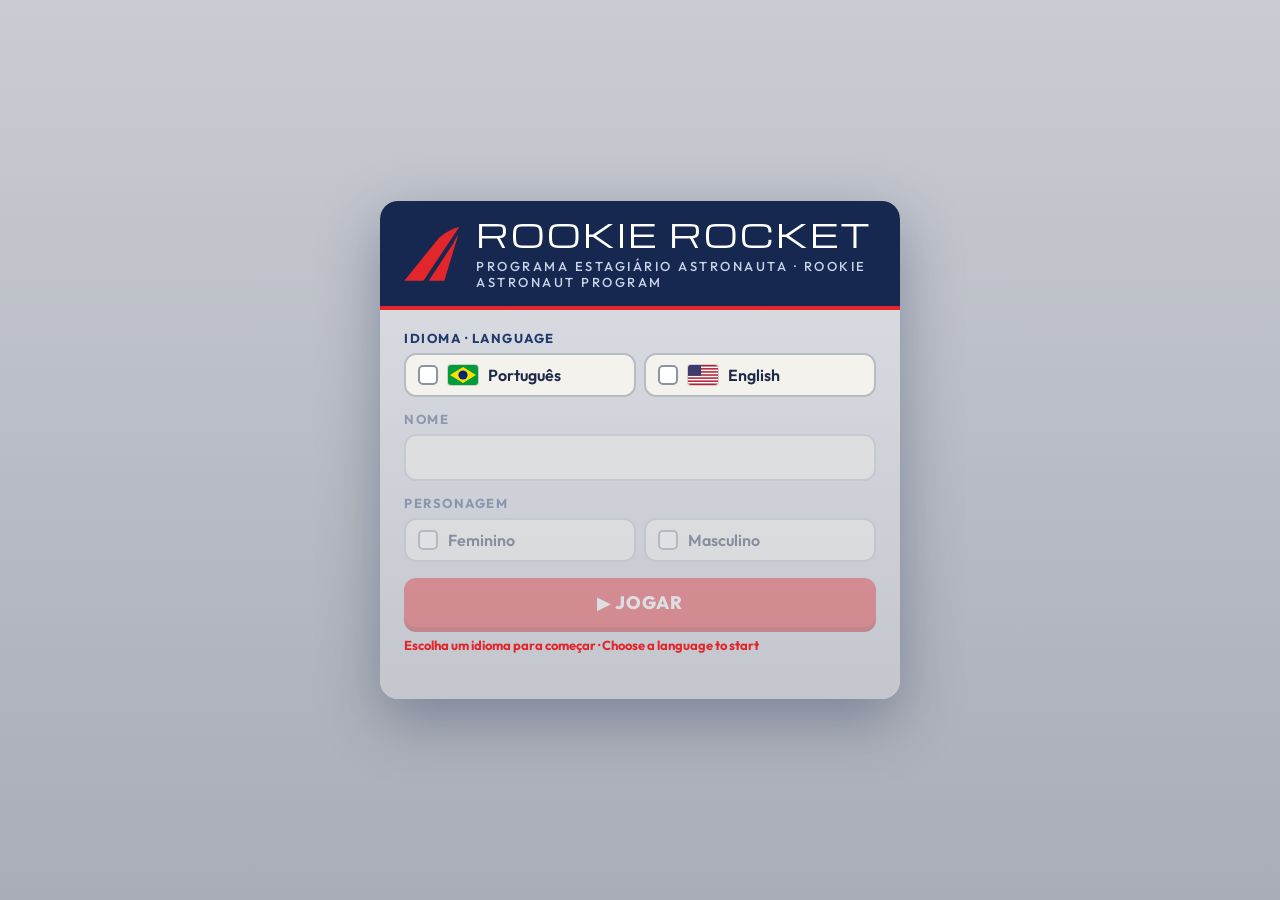
<file: index.html>
﻿<!doctype html>
<html lang="pt-BR">
<head>
<meta charset="UTF-8">
<meta name="viewport" content="width=device-width,initial-scale=1,viewport-fit=cover">
<meta name="theme-color" content="#16284f">
<title>Rookie Rocket · Demo</title>
<link rel="stylesheet" href="estilo.css?v=16">
</head>
<body class="inicio">

<!-- logotipo: duas faixas vermelhas inclinadas (rastro de foguete) -->
<svg width="0" height="0" style="position:absolute" aria-hidden="true">
  <symbol id="logo" viewBox="0 0 100 100">
    <path d="M4 96 L64 22 Q80 8 99 3 L37 96 Z" fill="#e3262b"/>
    <path d="M46 96 L87 34 Q92 24 97 17 L73 96 Z" fill="#e3262b"/>
  </symbol>
</svg>

<div id="game" aria-label="Rookie Rocket 3D"></div>
<div id="world-ui" aria-hidden="true"></div>

<!-- ===== HUD: esquerda = idioma, créditos, álbum · direita = astronauta e missões ===== -->
<div class="hud hud-top-left">
  <button class="hud-btn" id="btn-lang" data-i18n-title="btn_idioma"><span class="ico">🌐</span><b id="btn-lang-txt">EN</b></button>
  <button class="hud-btn so-ico" id="btn-credits" data-i18n-title="btn_creditos"><span class="ico-i">i</span></button>
  <button class="hud-btn so-ico" id="btn-album" data-i18n-title="btn_album"><span class="ico">📖</span></button>
</div>

<div class="zone-banner" id="zone-banner"><small id="zone-sub"></small><strong id="zone-title"></strong></div>

<div class="hud hint-bar" id="hint-bar">
  <span><kbd>W</kbd><kbd>A</kbd><kbd>S</kbd><kbd>D</kbd> <span data-i18n="hint_andar"></span></span>
  <span><kbd>␣</kbd> <span data-i18n="hint_pular"></span></span>
  <span><kbd>E</kbd> <span data-i18n="hint_interagir"></span></span>
  <span>🖱️ <span data-i18n="hint_camera"></span></span>
</div>

<div class="badge-toast" id="badge-toast" role="status" aria-live="polite">
  <div class="badge-icon"><svg class="logo"><use href="#logo"/></svg></div>
  <div><small data-i18n="conquista"></small><strong id="badge-name"></strong></div>
</div>

<div class="hud touch-ui" id="touch-ui">
  <div class="joystick" id="joystick"><div class="stick" id="stick"></div></div>
  <button class="jump-btn" id="jump-btn" aria-label="Jump">⤒</button>
</div>

<!-- ===== Fase 1: cabine em primeira pessoa ===== -->
<div id="missao" hidden>
  <div class="m-vermelho" id="m-vermelho"></div>
  <div class="m-plasma" id="m-plasma"></div>
  <div class="m-visor"></div>
  <div class="m-mira" id="m-mira" aria-hidden="true"></div>
  <div class="m-splash" id="m-splash"><svg class="logo"><use href="#logo"/></svg><small id="m-splash-fase"></small><b id="m-splash-task"></b></div>
  <!-- contagem regressiva do lançamento -->
  <div class="m-contagem" id="m-contagem" hidden><small id="m-cont-l"></small><b id="m-cont-n">12</b><button id="m-cont-pular"></button></div>
  <!-- Task 2: prancheta (mesa de navegação) e rádio -->
  <div class="m-painel" id="m-t2" hidden>
    <p class="mp-dica" id="t2-dica"></p>
    <div class="t2-abas"><button id="t2-aba-prancheta" aria-pressed="false"></button><button id="t2-aba-radio" aria-pressed="true"></button></div>
    <div class="t2-prancheta" id="t2-prancheta" hidden><b id="t2-pr-titulo"></b><ul id="t2-linhas"></ul></div>
    <div class="t2-radio" id="t2-radio">
      <div class="t2-topo"><div class="t2-visor" id="t2-visor" aria-live="polite"></div><button class="btn-ejetar" id="t2-ejetar"></button></div>
      <p class="t2-msg" id="t2-msg" aria-live="assertive"></p>
      <div class="t2-teclado" id="t2-teclado"></div>
    </div>
  </div>
  <!-- ===== Missão 2 (ISS) ===== -->
  <!-- Task 1: console do braço robótico (esferas + pressão) -->
  <div class="m-painel largo" id="m-i1" hidden>
    <p class="mp-dica" id="i1-dica" aria-live="polite"></p>
    <div class="i1-corpo">
      <div class="i1-quadro" id="i1-quadro"></div>
      <div class="i1-pressao">
        <span id="i1-pr-l"></span>
        <div class="i1-medidor" id="i1-medidor" role="meter" aria-valuemin="0" aria-valuemax="100"><i class="zona"></i><i class="max"></i><i class="agulha"></i></div>
        <label for="i1-valvula" id="i1-val-l"></label>
        <input type="range" id="i1-valvula" min="0" max="100" step="1" value="50">
      </div>
    </div>
  </div>
  <!-- Task 2: caminhada espacial (cabos e polias), ocupa a tela -->
  <div class="m-eva" id="m-i2" hidden>
    <p class="mp-dica" id="i2-dica" aria-live="polite"></p>
    <div class="i2-quadro" id="i2-quadro"></div>
    <div class="i2-vel"><span id="i2-vel-l"></span><div class="i2-vel-barra" id="i2-vel-barra"><i></i><em></em></div></div>
  </div>
  <!-- Task 3: vazamento (pressão, escotilha, parede e gaze) -->
  <div class="m-painel" id="m-i3" hidden>
    <p class="mp-dica" id="i3-dica" aria-live="polite"></p>
    <div class="i3-pressao"><span id="i3-pr-l"></span><div class="i3-barra" id="i3-barra" role="meter" aria-valuemin="0" aria-valuemax="100"><i></i><b id="i3-pct">100%</b></div></div>
    <div class="i3-acoes"><button id="i3-escotilha"></button><button id="i3-gaze"></button></div>
    <div class="i3-parede" id="i3-parede"></div>
    <div class="t3-barra" id="i3-vedar" role="meter" aria-valuemin="0" aria-valuemax="100"><i></i><span id="i3-vedar-l"></span></div>
  </div>
  <!-- Task 3: console de reentrada -->
  <div class="m-painel" id="m-t3" hidden>
    <p class="mp-dica" id="t3-dica" aria-live="polite"></p>
    <div class="t3-botoes"><button class="btn-ejetar" id="t3-ejetar"></button><button class="btn-manter" id="t3-manter"></button></div>
    <div class="t3-barra" id="t3-barra" role="meter" aria-valuemin="0" aria-valuemax="100"><i></i><span id="t3-barra-l"></span></div>
  </div>
  <div class="m-top">
    <div class="m-titulo"><svg class="logo"><use href="#logo"/></svg><div><small id="m-fase"></small><b id="m-task"></b></div></div>
    <div class="m-alerta" id="m-alerta"></div>
    <button class="m-sair" id="m-sair"></button>
  </div>
  <div class="m-baixo">
    <!-- barra das estrelas: esvazia com o tempo e mostra quantas estrelas ainda dá para ganhar -->
    <div class="m-estbar e3" id="m-estbar" role="meter" aria-valuemin="0" aria-valuemax="3">
      <div class="mb-estrelas" id="mb-estrelas" aria-hidden="true"><span>★</span><span>★</span><span>★</span></div>
      <div class="mb-trilho"><i></i><em style="left:33.33%"></em><em style="left:66.66%"></em></div>
    </div>
    <!-- painel da missão: coluna à direita no computador, faixa horizontal embaixo no celular -->
    <div class="m-alvos">
      <div class="m-grupo" id="m-grupo-pontos"><span id="m-alvos-l"></span><div class="m-luzes" id="m-luzes"><i></i><i></i><i></i><i></i></div></div>
      <div class="m-grupo"><span id="m-tempo-l"></span><b id="m-tempo">0,0 s</b><small class="m-bonus" id="m-bonus"></small></div>
      <div class="m-grupo"><span id="m-comb-l"></span><div class="m-comb" id="m-comb" role="meter" aria-valuemin="0" aria-valuemax="100"><i id="m-comb-fill"></i></div></div>
    </div>
    <div class="m-dica" id="m-dica"></div>
  </div>
</div>

<!-- Banner: missão concluída + card da missão real -->
<dialog id="m-fim" class="banner">
  <div class="banner-topo ok" id="mf-topo"><span class="selo" id="mf-selo">✔</span><h2 id="mf-titulo"></h2></div>
  <div class="banner-corpo">
    <div class="m-estrelas" id="m-estrelas" aria-hidden="true"></div>
    <p class="m-estrelas-txt" id="m-estrelas-txt"></p>
    <!-- Marcos explica o resultado (mesmo estilo do balão da recepção) -->
    <div class="fala-marcos" id="mf-marcos">
      <svg class="fm-rosto" viewBox="0 0 40 40" aria-hidden="true"><rect x="6" y="9" width="28" height="28" rx="6" fill="#d8a47f"/><path d="M6 17 Q6 5 20 5 Q34 5 34 17 L34 14 L6 14Z" fill="#b9bab6"/><rect x="6" y="11" width="28" height="5" rx="2" fill="#b9bab6"/><ellipse cx="15" cy="23" rx="1.8" ry="2.6" fill="#1b1b1b"/><ellipse cx="25" cy="23" rx="1.8" ry="2.6" fill="#1b1b1b"/><path d="M14 30 Q20 34 26 30" stroke="#1b1b1b" stroke-width="1.8" fill="none" stroke-linecap="round"/></svg>
      <div class="fm-balao"><span class="who">MARCOS PONTES</span><p id="mf-fala"></p><p class="fm-dica" id="mf-dica"></p></div>
    </div>
    <small class="novo-card" id="mf-novo"></small>
    <div id="mf-card"></div>
    <div class="banner-botoes tres"><button class="big-btn alt" id="mf-voltar"></button><button class="big-btn alt2" id="mf-trocar"></button><button class="big-btn" id="mf-proxima"></button></div>
  </div>
</dialog>

<!-- Banner: parabéns + o que a missão ensinou (aparece antes do resultado) -->
<dialog id="m-aprender" class="banner">
  <div class="banner-topo ok"><span class="selo">✔</span><div><h2 id="ap-titulo"></h2><p id="ap-sub"></p></div></div>
  <div class="banner-corpo"><div class="ap-lista" id="ap-lista"></div><button class="big-btn" id="ap-continuar"></button></div>
</dialog>

<!-- Manifesto de voo: aba 1 = missão e guia das tasks · aba 2 = equipamentos, peso e checklist -->
<dialog id="preparo" class="banner prep">
  <button class="close" data-close data-i18n-label="fechar">✕</button>
  <div class="banner-topo"><svg class="logo"><use href="#logo"/></svg><div><small class="pr-fase" id="pr-fase"></small><h2 id="pr-titulo"></h2></div></div>
  <div class="banner-corpo">
    <div class="pr-abas"><button id="pr-aba1" aria-pressed="true"></button><button id="pr-aba2" aria-pressed="false"></button></div>
    <section id="pr-passo1">
      <div class="pr-missoes" id="pr-missoes"></div>
      <p class="pr-task" id="pr-task"></p>
      <p class="pr-obj" id="pr-obj"></p>
      <ol class="pr-guia" id="pr-guia"></ol>
      <button class="big-btn" id="pr-continuar"></button>
    </section>
    <section id="pr-passo2" hidden>
      <div class="pr-pesos"><span id="pr-nave"></span><span id="pr-limite"></span></div>
      <div class="pr-barra" aria-hidden="true"><div class="pr-fill" id="pr-fill"></div><i class="pr-marca" id="pr-marca"></i></div>
      <p class="pr-peso" id="pr-peso" aria-live="polite"></p>
      <div class="pr-itens" id="pr-itens"></div>
      <ul class="pr-check" id="pr-check"></ul>
      <p class="pr-dica" id="pr-dica" aria-live="polite"></p>
      <div class="banner-botoes"><button class="big-btn alt" id="pr-voltar"></button><button class="big-btn" id="pr-lancar"></button></div>
    </section>
  </div>
</dialog>

<!-- Banner: reembarcar depois de concluir a Fase 1 -->
<dialog id="m-escolha" class="banner pequeno">
  <button class="close" data-close data-i18n-label="fechar">✕</button>
  <div class="banner-topo ok"><span class="selo">✔</span><h2 id="me-titulo"></h2></div>
  <div class="banner-corpo centro">
    <p id="me-txt"></p>
    <div class="m-estrelas" id="me-estrelas" aria-hidden="true"></div>
    <div class="banner-botoes"><button class="big-btn alt" id="me-refazer"></button><button class="big-btn" id="me-proxima"></button></div>
  </div>
</dialog>

<!-- Banner: continuar no Roblox -->
<dialog id="roblox" class="banner pequeno">
  <button class="close" data-close data-i18n-label="fechar">✕</button>
  <div class="banner-topo"><svg class="logo"><use href="#logo"/></svg><h2 id="rb-titulo"></h2></div>
  <div class="banner-corpo centro">
    <p id="rb-texto"></p>
    <a class="big-btn" id="rb-link" target="_blank" rel="noopener noreferrer"></a>
  </div>
</dialog>

<!-- Álbum espacial -->
<dialog id="album" class="banner">
  <button class="close" data-close data-i18n-label="fechar">✕</button>
  <div class="banner-topo"><span class="selo livro">📖</span><div><h2 id="al-titulo"></h2><p id="al-sub"></p></div></div>
  <div class="banner-corpo"><div class="al-grade" id="al-grade"></div></div>
</dialog>

<!-- ===== Tela inicial ===== -->
<div class="overlay" id="start">
  <div class="start-card">
    <header class="sb-head">
      <svg class="sb-logo"><use href="#logo"/></svg>
      <div>
        <div class="sb-title">ROOKIE ROCKET</div>
        <div class="sb-sub" id="sb-tagline">PROGRAMA ESTAGIÁRIO ASTRONAUTA · ROOKIE ASTRONAUT PROGRAM</div>
      </div>
    </header>
    <div class="sb-body">
      <form class="sb-form" id="start-form" novalidate>
        <div class="field">
          <div class="legend" id="lg-idioma">IDIOMA · LANGUAGE</div>
          <div class="opts" role="radiogroup" aria-labelledby="lg-idioma">
            <button type="button" class="opt" data-lang="pt" role="radio" aria-checked="false">
              <span class="check"></span>
              <svg viewBox="0 0 30 20" class="flag"><rect width="30" height="20" fill="#009c3b"/><path d="M15 2 L28 10 L15 18 L2 10Z" fill="#ffdf00"/><circle cx="15" cy="10" r="4.6" fill="#002776"/></svg>
              <span>Português</span>
            </button>
            <button type="button" class="opt" data-lang="en" role="radio" aria-checked="false">
              <span class="check"></span>
              <svg viewBox="0 0 30 20" class="flag"><rect width="30" height="20" fill="#fff"/><g fill="#b22234"><rect width="30" height="1.54"/><rect y="3.08" width="30" height="1.54"/><rect y="6.16" width="30" height="1.54"/><rect y="9.24" width="30" height="1.54"/><rect y="12.32" width="30" height="1.54"/><rect y="15.4" width="30" height="1.54"/><rect y="18.46" width="30" height="1.54"/></g><rect width="13" height="10.8" fill="#3c3b6e"/></svg>
              <span>English</span>
            </button>
          </div>
        </div>
        <div class="rest" id="form-rest">
          <div class="field">
            <label class="legend" for="name-input" data-i18n="nome_titulo">NOME</label>
            <input id="name-input" maxlength="20" autocomplete="given-name" data-i18n-ph="nome_ph">
          </div>
          <div class="field">
            <div class="legend" id="lg-genero" data-i18n="genero_label">PERSONAGEM</div>
            <div class="opts" role="radiogroup" aria-labelledby="lg-genero">
              <button type="button" class="opt" data-g="m" role="radio" aria-checked="false"><span class="check"></span><span data-i18n="fem">Feminino</span></button>
              <button type="button" class="opt" data-g="h" role="radio" aria-checked="false"><span class="check"></span><span data-i18n="masc">Masculino</span></button>
            </div>
          </div>
          <button class="big-btn" id="play-btn" type="submit" data-i18n="jogar">▶ JOGAR</button>
        </div>
        <p class="start-hint" id="start-hint">Escolha um idioma para começar · Choose a language to start</p>
        <p class="start-text" data-i18n="start_texto"></p>
        <small class="start-note" data-i18n="start_nota"></small>
      </form>
    </div>
  </div>
</div>

<!-- ===== Card de exposição (fecha só no ✕) ===== -->
<dialog id="info">
  <button class="close" data-close data-i18n-label="fechar">✕</button>
  <div class="info-photo"><img id="info-img" alt=""><div class="info-thumbs" id="info-thumbs"></div></div>
  <div class="info-body">
    <span class="tag" id="info-room"></span>
    <h2 id="info-title"></h2>
    <ul id="info-facts"></ul>
    <div class="source" id="info-source"></div>
  </div>
</dialog>

<!-- ===== Fontes, créditos e equipe ===== -->
<dialog id="credits">
  <button class="close" data-close data-i18n-label="fechar">✕</button>
  <span class="tag" data-i18n="cr_tag"></span>
  <h2 data-i18n="cr_titulo"></h2>
  <a class="cr-desafio" id="cr-desafio" target="_blank" rel="noopener noreferrer">
    <small data-i18n="cr_desafio_rot"></small><b id="cr-desafio-nome"></b><span id="cr-desafio-evento"></span>
  </a>
  <div class="equipe">
    <div class="equipe-titulo"><svg class="logo"><use href="#logo"/></svg><b data-i18n="cr_equipe">EQUIPE</b></div>
    <div class="equipe-nomes" id="cr-equipe"></div>
  </div>
  <p data-i18n-html="cr_p1"></p>
  <p data-i18n-html="cr_p2"></p>
  <p data-i18n-html="cr_p3"></p>
  <p data-i18n-html="cr_p4"></p>
  <p class="muted" data-i18n="cr_p5"></p>
  <p class="muted" data-i18n="cr_p6"></p>
  <div id="cr-list"></div>
</dialog>

<div id="sr" class="sr-only" aria-live="polite"></div>

<script src="lib/three.min.js"></script>
<script src="dados.js?v=16"></script>
<script src="jogo.js?v=16"></script>
</body>
</html>
</file>
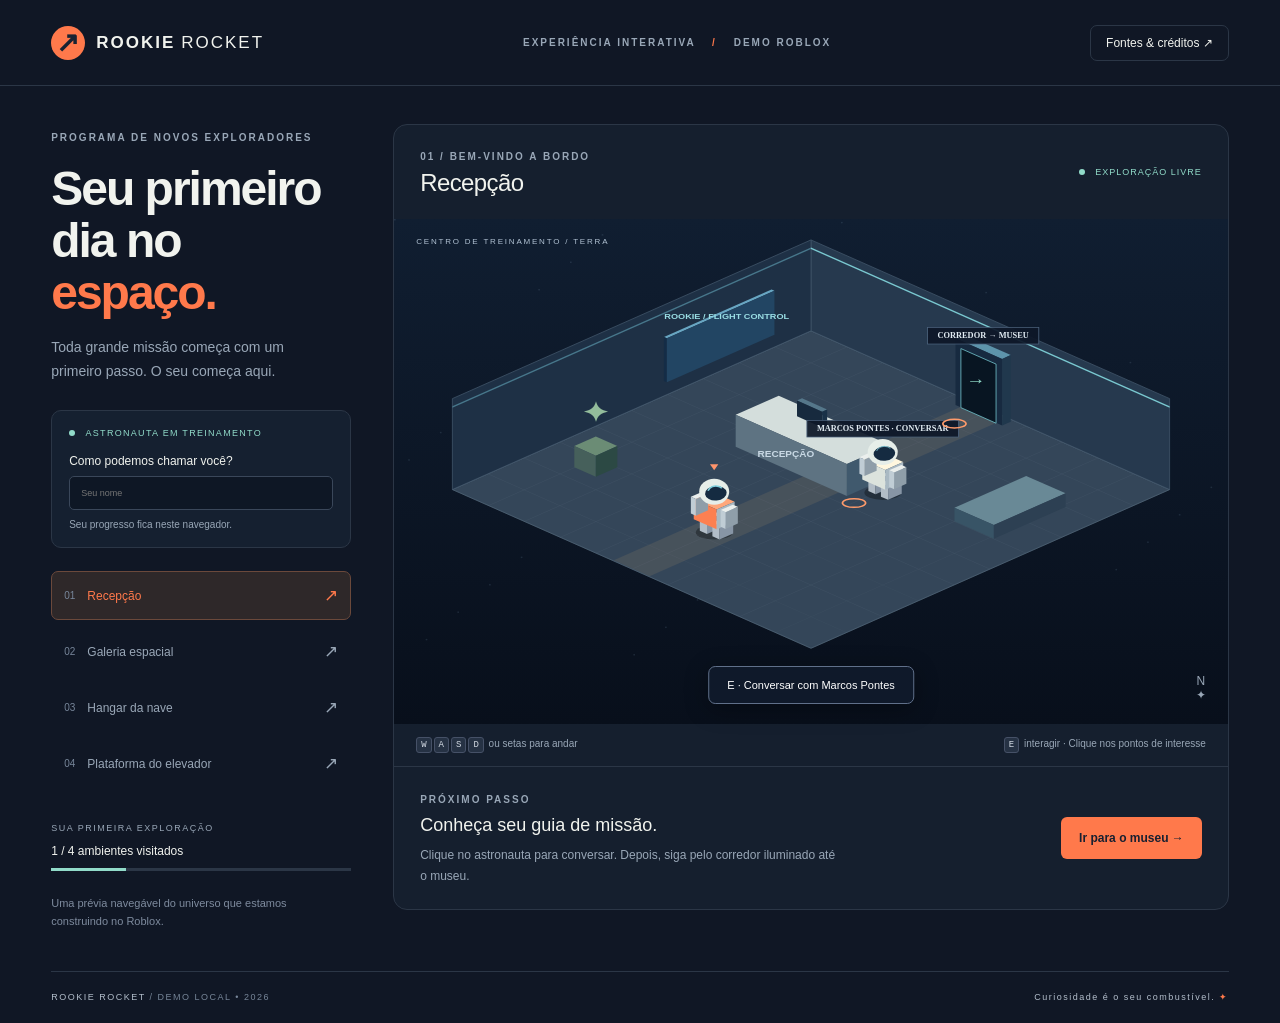
<file: versao-anterior/index.html>
<!doctype html>
<html lang="pt-BR"><head><meta charset="UTF-8"><meta name="viewport" content="width=device-width,initial-scale=1"><meta name="theme-color" content="#101725"><title>Rookie Rocket · Primeiro dia no espaço</title><link rel="stylesheet" href="estilo.css"></head>
<body><header><a class="brand" href="#" aria-label="Rookie Rocket, início"><span class="brand-icon">↗</span> ROOKIE<span>ROCKET</span></a><div class="edition">EXPERIÊNCIA INTERATIVA <span> / </span> DEMO ROBLOX</div><button id="credits">Fontes & créditos ↗</button></header>
<main><aside><div class="eyebrow">PROGRAMA DE NOVOS EXPLORADORES</div><h1>Seu primeiro<br>dia no <em>espaço.</em></h1><p class="intro">Toda grande missão começa com um primeiro passo. O seu começa aqui.</p><div class="id-card"><span class="live-dot"></span> ASTRONAUTA EM TREINAMENTO<label for="name">Como podemos chamar você?</label><input id="name" maxlength="24" placeholder="Seu nome" autocomplete="given-name"><small id="save-status">Seu progresso fica neste navegador.</small></div><nav aria-label="Ambientes"><button data-room="0" class="active"><span>01</span> Recepção <b>↗</b></button><button data-room="1"><span>02</span> Galeria espacial <b>↗</b></button><button data-room="2"><span>03</span> Hangar da nave <b>↗</b></button><button data-room="3"><span>04</span> Plataforma do elevador <b>↗</b></button></nav><div class="mission"><span>SUA PRIMEIRA EXPLORAÇÃO</span><strong id="progress">0 / 4 ambientes visitados</strong><div class="track"><i id="bar"></i></div></div><p class="footnote">Uma prévia navegável do universo que estamos construindo no Roblox.</p></aside>
<section class="experience" aria-label="Demo interativa"><div class="scene-top"><div><span class="eyebrow" id="chapter">01 / BEM-VINDO A BORDO</span><h2 id="room-name">Recepção</h2></div><span class="online"><i></i> EXPLORAÇÃO LIVRE</span></div><div class="viewport"><canvas id="scene" tabindex="0" aria-label="Ambiente interativo. Use as setas ou WASD para caminhar e E para interagir. Os botões abaixo oferecem as mesmas ações."></canvas><span class="scene-label" id="scene-label">CENTRO DE TREINAMENTO / TERRA</span><button id="interact" class="interact">E · Conversar com Marcos Pontes</button><div class="compass">N<br>✦</div></div><div class="scene-bottom"><span><kbd>W</kbd><kbd>A</kbd><kbd>S</kbd><kbd>D</kbd> ou setas para andar</span><span><kbd>E</kbd> interagir <span class="desktop">· Clique nos pontos de interesse</span></span></div><div class="story"><div><span class="eyebrow">PRÓXIMO PASSO</span><h3 id="objective">Conheça seu guia de missão.</h3><p id="description">Clique no astronauta para conversar. Depois, siga pelo corredor iluminado até o museu.</p></div><button id="next" class="primary">Ir para o museu <span>→</span></button></div><div class="touch" aria-label="Controles de movimento"><button data-move="up" aria-label="Andar para cima">↑</button><button data-move="left" aria-label="Andar para esquerda">←</button><button data-move="down" aria-label="Andar para baixo">↓</button><button data-move="right" aria-label="Andar para direita">→</button></div></section></main>
<footer><span>ROOKIE ROCKET <span class="muted">/ DEMO LOCAL • 2026</span></span><span>Curiosidade é o seu combustível. <span class="orange">✦</span></span></footer>
<dialog id="dialog"><button class="close" aria-label="Fechar diálogo">×</button><span class="eyebrow" id="dialog-tag"></span><h2 id="dialog-title"></h2><div id="dialog-body"></div><button class="primary" id="dialog-ok">Vamos explorar →</button></dialog><div id="announcement" class="sr-only" aria-live="polite"></div><script src="dados.js"></script><script src="jogo.js"></script></body></html>
</file>
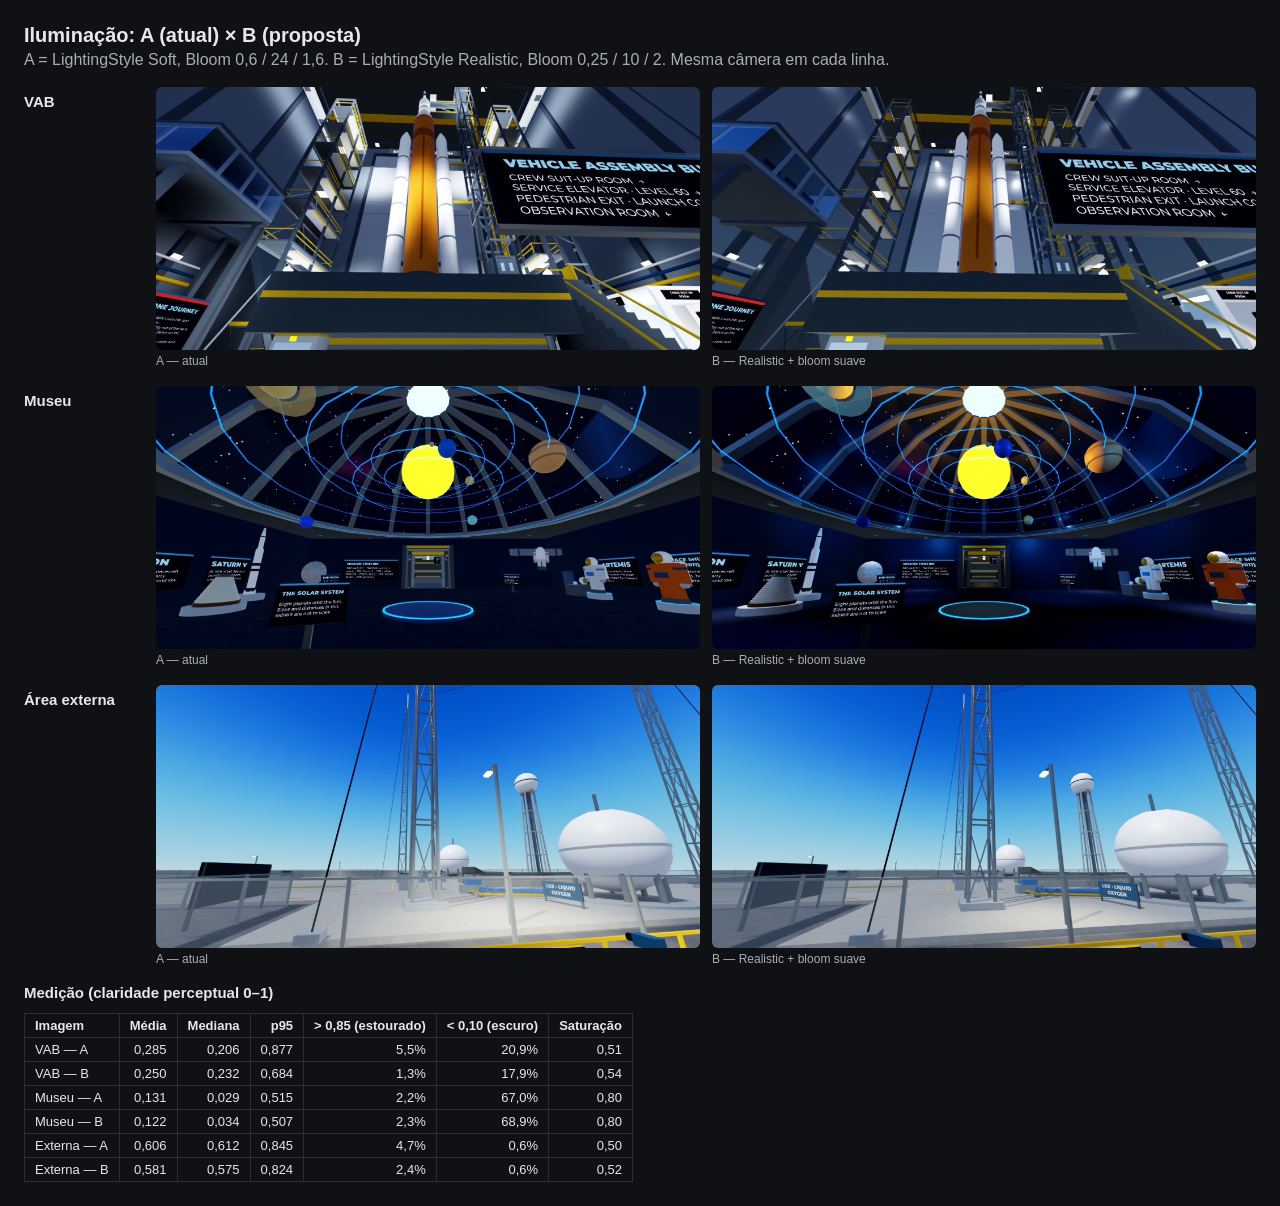
<file: rookie-rocket-roblox/docs/lighting/compare.html>
<!DOCTYPE html>
<html lang="pt-BR"><head><meta charset="utf-8"><title>Iluminação — A (atual) × B (Realistic + bloom suave)</title>
<style>
body{font-family:-apple-system,Segoe UI,sans-serif;margin:24px;background:#0f1115;color:#e8e8ea}
h1{font-size:20px;margin:0 0 4px} p{color:#a9adb5;margin:0 0 18px}
.row{display:grid;grid-template-columns:120px 1fr 1fr;gap:12px;align-items:start;margin-bottom:18px}
.row h2{font-size:15px;margin:6px 0} figure{margin:0} img{width:100%;border-radius:6px;display:block}
figcaption{font-size:12px;color:#a9adb5;margin-top:4px}
table{border-collapse:collapse;margin-top:8px;font-size:13px} td,th{border:1px solid #2a2e36;padding:4px 10px;text-align:right} th:first-child,td:first-child{text-align:left}
</style></head><body>
<h1>Iluminação: A (atual) × B (proposta)</h1>
<p>A = LightingStyle Soft, Bloom 0,6 / 24 / 1,6. B = LightingStyle Realistic, Bloom 0,25 / 10 / 2. Mesma câmera em cada linha.</p>
<div class="row"><h2>VAB</h2><figure><img src="A_VAB.jpg"><figcaption>A — atual</figcaption></figure><figure><img src="B_VAB.jpg"><figcaption>B — Realistic + bloom suave</figcaption></figure></div>
<div class="row"><h2>Museu</h2><figure><img src="A_Museu.jpg"><figcaption>A — atual</figcaption></figure><figure><img src="B_Museu.jpg"><figcaption>B — Realistic + bloom suave</figcaption></figure></div>
<div class="row"><h2>Área externa</h2><figure><img src="A_Externa.jpg"><figcaption>A — atual</figcaption></figure><figure><img src="B_Externa.jpg"><figcaption>B — Realistic + bloom suave</figcaption></figure></div>
<h2 style="font-size:15px">Medição (claridade perceptual 0–1)</h2>
<table><tr><th>Imagem</th><th>Média</th><th>Mediana</th><th>p95</th><th>&gt; 0,85 (estourado)</th><th>&lt; 0,10 (escuro)</th><th>Saturação</th></tr>
<tr><td>VAB — A</td><td>0,285</td><td>0,206</td><td>0,877</td><td>5,5%</td><td>20,9%</td><td>0,51</td></tr>
<tr><td>VAB — B</td><td>0,250</td><td>0,232</td><td>0,684</td><td>1,3%</td><td>17,9%</td><td>0,54</td></tr>
<tr><td>Museu — A</td><td>0,131</td><td>0,029</td><td>0,515</td><td>2,2%</td><td>67,0%</td><td>0,80</td></tr>
<tr><td>Museu — B</td><td>0,122</td><td>0,034</td><td>0,507</td><td>2,3%</td><td>68,9%</td><td>0,80</td></tr>
<tr><td>Externa — A</td><td>0,606</td><td>0,612</td><td>0,845</td><td>4,7%</td><td>0,6%</td><td>0,50</td></tr>
<tr><td>Externa — B</td><td>0,581</td><td>0,575</td><td>0,824</td><td>2,4%</td><td>0,6%</td><td>0,52</td></tr></table>
</body></html>
</file>
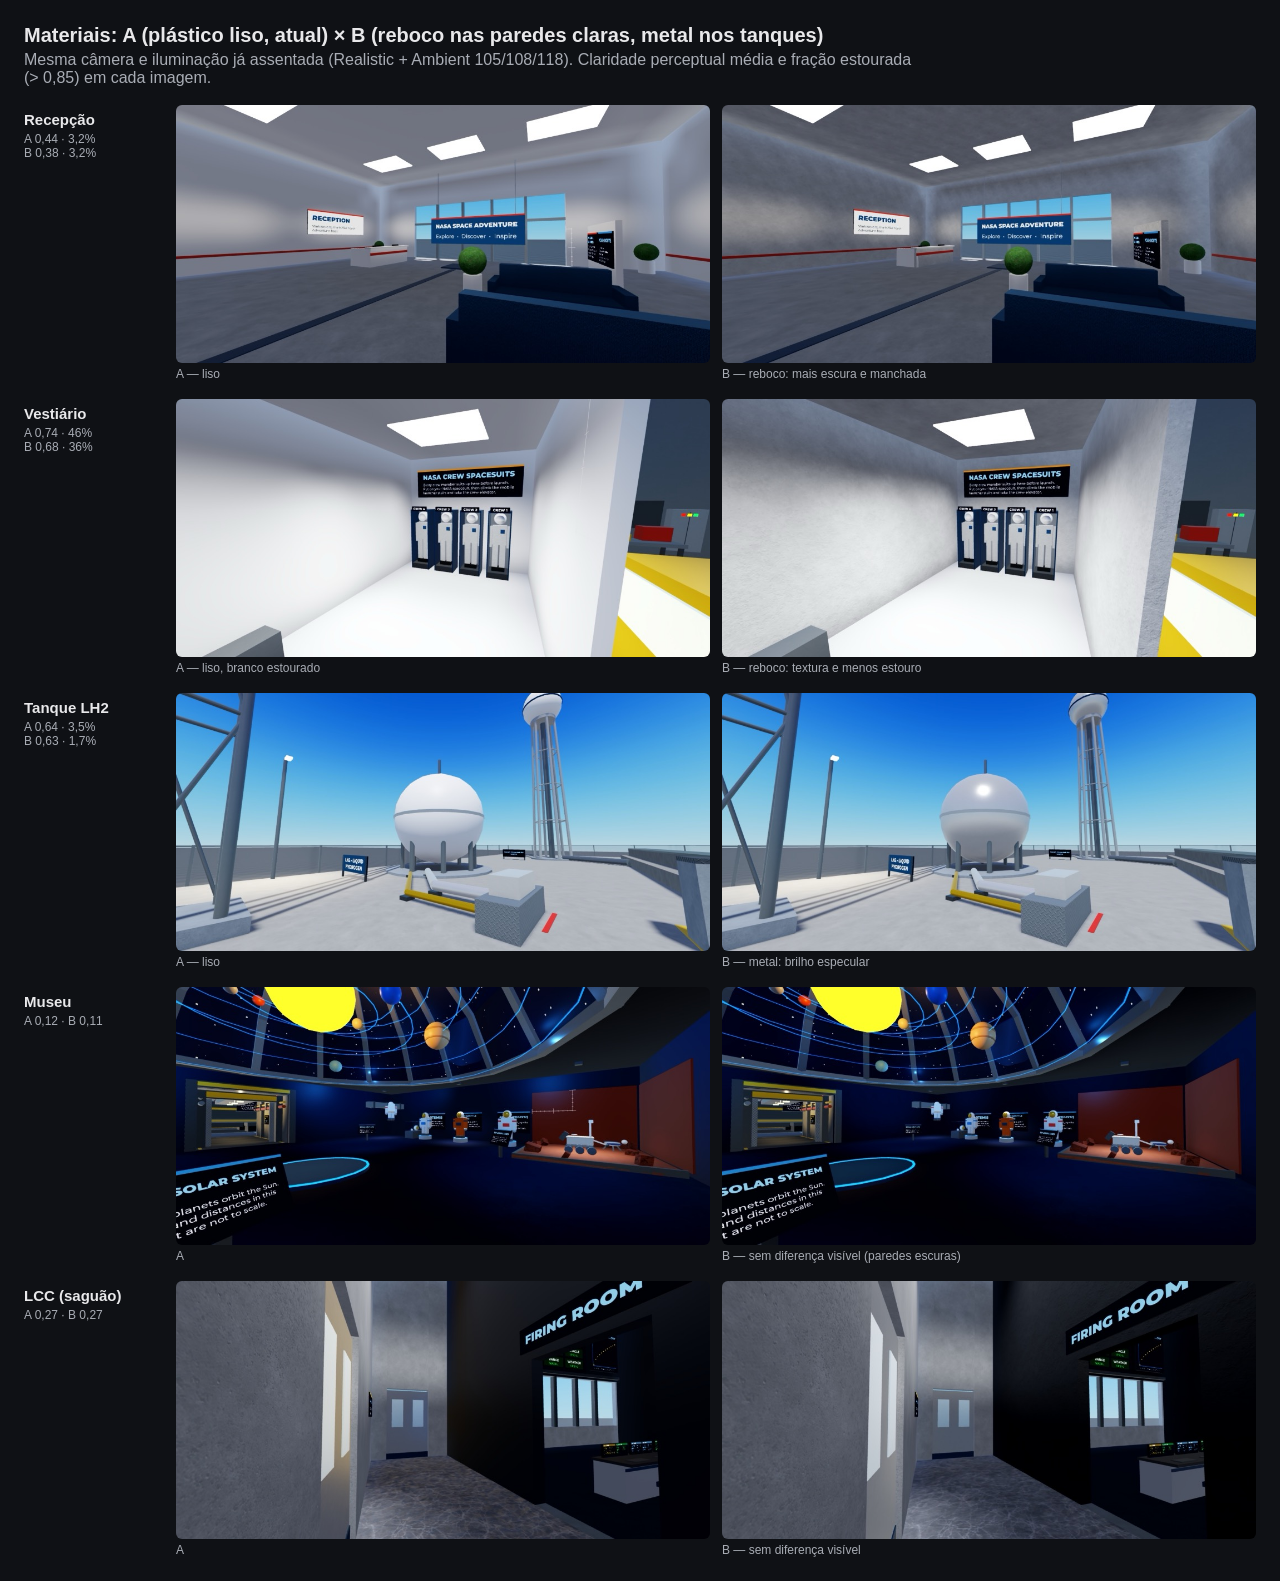
<file: rookie-rocket-roblox/docs/materials/compare.html>
<!DOCTYPE html>
<html lang="pt-BR"><head><meta charset="utf-8"><title>Materiais — A (atual) × B (reboco e metal)</title>
<style>
body{font-family:-apple-system,Segoe UI,sans-serif;margin:24px;background:#0f1115;color:#e8e8ea}
h1{font-size:20px;margin:0 0 4px} p{color:#a9adb5;margin:0 0 18px;max-width:900px}
.row{display:grid;grid-template-columns:140px 1fr 1fr;gap:12px;align-items:start;margin-bottom:18px}
.row h2{font-size:15px;margin:6px 0} .row small{display:block;color:#a9adb5;font-weight:normal;margin-top:4px;font-size:12px}
figure{margin:0} img{width:100%;border-radius:6px;display:block} figcaption{font-size:12px;color:#a9adb5;margin-top:4px}
</style></head><body>
<h1>Materiais: A (plástico liso, atual) × B (reboco nas paredes claras, metal nos tanques)</h1>
<p>Mesma câmera e iluminação já assentada (Realistic + Ambient 105/108/118). Claridade perceptual média e fração estourada (&gt; 0,85) em cada imagem.</p>
<div class="row"><h2>Recepção<small>A 0,44 · 3,2%<br>B 0,38 · 3,2%</small></h2><figure><img src="A_Recepcao.jpg"><figcaption>A — liso</figcaption></figure><figure><img src="B_Recepcao.jpg"><figcaption>B — reboco: mais escura e manchada</figcaption></figure></div>
<div class="row"><h2>Vestiário<small>A 0,74 · 46%<br>B 0,68 · 36%</small></h2><figure><img src="A_Vestiario.jpg"><figcaption>A — liso, branco estourado</figcaption></figure><figure><img src="B_Vestiario.jpg"><figcaption>B — reboco: textura e menos estouro</figcaption></figure></div>
<div class="row"><h2>Tanque LH2<small>A 0,64 · 3,5%<br>B 0,63 · 1,7%</small></h2><figure><img src="A_Tanque.jpg"><figcaption>A — liso</figcaption></figure><figure><img src="B_Tanque.jpg"><figcaption>B — metal: brilho especular</figcaption></figure></div>
<div class="row"><h2>Museu<small>A 0,12 · B 0,11</small></h2><figure><img src="A_Museu.jpg"><figcaption>A</figcaption></figure><figure><img src="B_Museu.jpg"><figcaption>B — sem diferença visível (paredes escuras)</figcaption></figure></div>
<div class="row"><h2>LCC (saguão)<small>A 0,27 · B 0,27</small></h2><figure><img src="A_LCC.jpg"><figcaption>A</figcaption></figure><figure><img src="B_LCC.jpg"><figcaption>B — sem diferença visível</figcaption></figure></div>
</body></html>
</file>
<file: estilo.css>
/* Rookie Rocket · interface
   Marinho + vermelho + cinza-claro. Texto em Outfit (legível e arredondada);
   Michroma fica só no nome "ROOKIE ROCKET" e nas placas do mundo 3D. */
@font-face{font-family:"Outfit";src:url("lib/Outfit-Variable.ttf") format("truetype");font-weight:100 900;font-display:swap}
@font-face{font-family:"Michroma";src:url("lib/Michroma-Regular.ttf") format("truetype");font-display:swap}
:root{
  --marinho:#16284f; --marinho2:#22396b; --vermelho:#e3262b; --vermelho2:#b81c20;
  --cinza:#c4c7ce; --osso:#f4f2ed; --verde:#2fbf71; --amarelo:#ffcf3f;
  --tinta:#1d2947; --tinta2:#56607a;
  --painel:rgba(22,40,79,.88);
  --fonte:"Outfit","Segoe UI",system-ui,sans-serif;
  --marca:"Michroma","Outfit",sans-serif;
}
*{box-sizing:border-box}
html,body{margin:0;height:100%;overflow:hidden;background:var(--cinza);color:#fff;font-family:var(--fonte);font-size:16px}
/* textos da interface não são selecionáveis nem copiáveis (é um jogo); só o campo do nome continua editável */
html{-webkit-user-select:none;user-select:none;-webkit-touch-callout:none;-webkit-tap-highlight-color:transparent}
input,textarea{-webkit-user-select:text;user-select:text}
img{-webkit-user-drag:none;user-drag:none}
button,input{font:inherit}
button{cursor:pointer}
:focus-visible{outline:3px solid var(--amarelo);outline-offset:3px}
#game{position:fixed;inset:0}
#game canvas{display:block;width:100%;height:100%;touch-action:none;outline:none}
#world-ui{position:fixed;inset:0;pointer-events:none;overflow:hidden}
.logo{width:26px;height:26px;flex:none}
kbd{display:inline-block;min-width:22px;padding:2px 6px;margin-right:3px;border-radius:5px;background:var(--osso);color:var(--marinho);font:700 12px var(--fonte);text-align:center;box-shadow:0 2px 0 #8d93a1}

/* ---------- HUD ---------- */
body.inicio .hud,body.em-missao .hud,body.em-missao #world-ui,body.em-missao .zone-banner{display:none!important}
.hud-top-left{position:fixed;top:12px;left:12px;display:flex;gap:8px;align-items:center;z-index:5}
.hud-btn{height:44px;display:flex;align-items:center;gap:8px;padding:0 14px;border:0;border-radius:12px;background:var(--painel);color:#fff;font-weight:700;font-size:15px;border-bottom:3px solid var(--marinho2);transition:transform .1s,background .1s}
.hud-btn:hover{transform:translateY(-1px);background:var(--marinho2)}
.hud-btn .ico{font-size:18px;line-height:1}
.hud-btn.so-ico{width:44px;padding:0;justify-content:center}
.ico-i{width:24px;height:24px;border-radius:50%;border:2px solid #fff;display:grid;place-items:center;font:700 15px Georgia,serif;font-style:italic}
#btn-album{border-bottom-color:var(--vermelho)}
.leaderstats{position:fixed;top:12px;right:12px;z-index:5;background:var(--painel);border-radius:12px;overflow:hidden;min-width:240px;border-bottom:3px solid var(--vermelho)}
.ls-head,.ls-row{display:grid;grid-template-columns:1fr 84px;padding:6px 14px;gap:10px}
.ls-head{background:rgba(255,255,255,.09);font-size:12px;font-weight:600;letter-spacing:.6px;text-transform:uppercase;color:#c9d3ea}
.ls-row{font-weight:700;font-size:16px;padding-bottom:8px}
.ls-row span:last-child,.ls-head span:last-child{text-align:center}
#ls-name{white-space:nowrap;overflow:hidden;text-overflow:ellipsis}

.missions{position:fixed;top:86px;right:12px;width:280px;z-index:5;background:rgba(244,242,237,.95);color:var(--tinta);border-radius:12px;overflow:hidden;box-shadow:0 8px 24px rgba(0,0,0,.25)}
.missions-head{width:100%;display:flex;justify-content:space-between;align-items:center;background:var(--marinho);border:0;color:#fff;font-weight:700;font-size:14px;letter-spacing:1px;padding:10px 14px}
.missions-head>span{display:flex;align-items:center;gap:8px}
.missions-head .logo{width:18px;height:18px}
.missions-head i{font-style:normal}
.missions.closed ol{display:none}
.missions.closed .missions-head i{transform:rotate(-90deg)}
.missions ol{list-style:none;margin:0;padding:8px 10px 10px}
.missions li{display:flex;gap:9px;align-items:flex-start;padding:6px 4px;font-size:14px;font-weight:500;color:var(--tinta2)}
.missions li i{flex:none;width:18px;height:18px;border-radius:5px;border:2px solid #9aa1b0;margin-top:1px;display:grid;place-items:center;font-style:normal;font-size:12px;color:#fff}
.missions li.ok{color:#9aa1b0;text-decoration:line-through}
.missions li.ok i{background:var(--verde);border-color:var(--verde)}
.missions li.now{color:var(--tinta);font-weight:700}
.missions li.now i{border-color:var(--vermelho);box-shadow:0 0 0 3px rgba(227,38,43,.2)}
.missions li small{display:block;color:var(--vermelho);font-weight:700;text-decoration:none}

.zone-banner{position:fixed;top:100px;left:50%;transform:translate(-50%,-20px);opacity:0;transition:.45s;text-align:center;pointer-events:none;z-index:4}
.zone-banner.show{opacity:1;transform:translate(-50%,0)}
.zone-banner small{display:inline-block;font-size:12px;font-weight:700;letter-spacing:2px;color:#fff;background:var(--vermelho);padding:4px 10px;border-radius:5px}
.zone-banner strong{display:block;margin-top:6px;font-size:36px;font-weight:800;color:#fff;text-shadow:0 3px 0 var(--marinho),0 6px 18px rgba(0,0,0,.6)}
.hint-bar{position:fixed;bottom:12px;left:50%;transform:translateX(-50%);display:flex;gap:16px;background:var(--painel);padding:8px 16px;border-radius:12px;font-size:13px;font-weight:500;color:#d9e0f0;z-index:4;white-space:nowrap}

/* ---------- elementos do mundo ---------- */
.nametag{position:absolute;transform:translate(-50%,-100%);font-weight:700;font-size:15px;color:#fff;text-shadow:0 0 3px var(--marinho),0 2px 4px #000;white-space:nowrap}
.nametag small{display:block;text-align:center;font-size:10px;font-weight:700;color:#fff;background:var(--vermelho);border-radius:4px;padding:2px 6px;margin-top:2px;letter-spacing:1px;text-shadow:none}
.bubble{position:absolute;transform:translate(-50%,-100%);max-width:min(340px,calc(100vw - 24px));width:max-content;background:var(--osso);color:var(--tinta);border-radius:16px;padding:12px 16px 10px;font-weight:500;font-size:16px;line-height:1.45;border-top:4px solid var(--vermelho);box-shadow:0 5px 0 rgba(22,40,79,.35),0 10px 30px rgba(0,0,0,.3);pointer-events:auto;cursor:pointer;animation:pop .25s ease-out}
.bubble:after{content:"";position:absolute;left:50%;bottom:-10px;margin-left:-10px;border:10px solid transparent;border-top-color:var(--osso);border-bottom:0}
.bubble .who{display:block;font-size:12px;font-weight:800;color:var(--vermelho);letter-spacing:1px;margin-bottom:3px}
.bubble .next{display:block;text-align:right;font-size:12px;color:#7a8396;margin-top:6px}
@keyframes pop{from{transform:translate(-50%,-90%) scale(.7);opacity:0}}
.prompt{position:absolute;transform:translate(-50%,-50%);display:flex;align-items:center;gap:10px;background:rgba(22,40,79,.92);border-radius:12px;padding:7px 14px 7px 7px;pointer-events:auto;cursor:pointer;border:0;border-left:4px solid var(--vermelho);color:#fff;text-align:left;animation:pop .2s ease-out}
.prompt .key{width:34px;height:34px;border-radius:8px;background:var(--osso);color:var(--marinho);display:grid;place-items:center;font-weight:800;font-size:16px;box-shadow:0 3px 0 #8d93a1}
.prompt b{display:block;font-size:15px;font-weight:700}
.prompt small{display:block;font-size:12px;color:#c9d3ea;font-weight:500}
.badge-toast{position:fixed;left:50%;top:12px;display:flex;gap:12px;align-items:center;background:var(--osso);color:var(--tinta);border-radius:14px;padding:12px 18px 12px 12px;z-index:9;border-left:6px solid var(--vermelho);box-shadow:0 10px 30px rgba(0,0,0,.35);transform:translate(-50%,-160%);transition:transform .45s cubic-bezier(.3,1.4,.6,1)}
.badge-toast.show{transform:translate(-50%,0)}
.badge-icon{width:50px;height:50px;border-radius:12px;background:var(--marinho);display:grid;place-items:center}
.badge-icon .logo{width:30px;height:30px}
.badge-toast small{display:block;font-size:11px;font-weight:700;letter-spacing:1px;color:var(--vermelho)}
.badge-toast strong{font-size:18px;font-weight:700}

/* ---------- tela inicial ---------- */
.overlay{position:fixed;inset:0;z-index:20;display:grid;place-items:center;padding:16px;background:linear-gradient(180deg,#c9ccd3,#a9adb6);overflow:auto}
.overlay.hide{display:none}
.start-card{width:min(520px,100%);background:linear-gradient(180deg,#dcdfe4,#c3c6cd);border-radius:18px;overflow:hidden;box-shadow:0 20px 60px rgba(22,40,79,.35);color:var(--tinta)}
.sb-head{background:var(--marinho);padding:16px 22px;display:flex;align-items:center;gap:16px;border-bottom:4px solid var(--vermelho)}
.sb-logo{width:58px;height:58px;flex:none}
.sb-title{font:clamp(20px,3.6vw,32px) var(--marca);letter-spacing:2px;color:#fff;line-height:1.1}
.sb-sub{font-size:clamp(11px,1.5vw,13px);font-weight:500;letter-spacing:2.5px;color:#c9d3ea;margin-top:6px}
.sb-body{display:block}
.sb-preview{position:relative;display:flex;align-items:flex-end;justify-content:center;padding:22px 10px 26px;background:radial-gradient(ellipse at 50% 40%,#f1f2f4,#cdd0d6 70%);border-right:1px solid rgba(22,40,79,.12)}
#av-preview{position:relative;z-index:1;width:100%;max-width:210px}
#av-preview svg{width:100%;height:auto;display:block}
.sb-pedestal{position:absolute;bottom:18px;left:50%;width:150px;height:22px;margin-left:-75px;border-radius:50%;background:var(--marinho);opacity:.18}
.sb-form{padding:20px 24px 18px;display:flex;flex-direction:column;gap:14px}
.field{display:flex;flex-direction:column;gap:7px}
.legend{font-size:13px;font-weight:700;letter-spacing:1.5px;text-transform:uppercase;color:var(--marinho2)}
.opts{display:grid;grid-template-columns:1fr 1fr;gap:8px}
.opt{display:flex;align-items:center;gap:10px;padding:10px 12px;border-radius:12px;border:2px solid #b7bbc4;background:var(--osso);color:var(--tinta);font-weight:600;font-size:16px;text-align:left;transition:border-color .1s,background .1s}
.opt:hover{border-color:var(--marinho2)}
.opt .check{flex:none;width:20px;height:20px;border-radius:5px;border:2px solid #8d93a1;background:#fff;display:grid;place-items:center}
.opt[aria-checked="true"]{border-color:var(--vermelho);background:#fff}
.opt[aria-checked="true"] .check{background:var(--vermelho);border-color:var(--vermelho)}
.opt[aria-checked="true"] .check:after{content:"";width:9px;height:5px;border:3px solid #fff;border-top:0;border-right:0;transform:rotate(-45deg) translate(1px,-1px)}
.opt .flag{flex:none;width:30px;height:20px;border-radius:3px;box-shadow:0 0 0 1px rgba(0,0,0,.15)}
.rest{display:flex;flex-direction:column;gap:14px;transition:opacity .2s}
.rest.off{opacity:.38;pointer-events:none}
.sb-form input{width:100%;padding:11px 13px;border-radius:12px;border:2px solid #b7bbc4;background:var(--osso);color:var(--tinta);font-weight:600;font-size:17px}
.sb-form input:focus{border-color:var(--marinho2)}
.start-hint{margin:-4px 0 0;font-size:13px;font-weight:700;color:var(--vermelho)}
.start-hint:empty{display:none}
.start-text{color:var(--tinta2);line-height:1.5;font-size:15px;margin:0}
.start-note{display:block;color:#69728a;font-size:12px;line-height:1.5}
.big-btn{display:block;width:100%;margin:2px 0 0;padding:13px 20px;border:0;border-radius:12px;background:var(--vermelho);color:#fff;font-weight:800;font-size:18px;letter-spacing:1px;text-align:center;text-decoration:none;box-shadow:0 5px 0 var(--vermelho2);transition:transform .08s,box-shadow .08s}
.big-btn:hover{filter:brightness(1.07)}
.big-btn:active{transform:translateY(4px);box-shadow:0 1px 0 var(--vermelho2)}
.big-btn:disabled{filter:grayscale(.6);opacity:.7;cursor:wait}
.big-btn.alt{background:var(--marinho);box-shadow:0 5px 0 #0b1631}
.big-btn.off{background:#9aa1b0;box-shadow:0 5px 0 #7c8392;cursor:default;pointer-events:none}

/* ---------- diálogos e cards ---------- */
dialog{border:0;padding:0;border-radius:18px;background:var(--osso);color:var(--tinta);box-shadow:0 30px 90px rgba(0,0,0,.5);max-width:calc(100vw - 24px);max-height:calc(100vh - 24px);border-top:6px solid var(--marinho);font-family:var(--fonte)}
dialog::backdrop{background:rgba(22,40,79,.5);backdrop-filter:blur(3px)}
dialog h2{margin:10px 0 12px;font-size:26px;font-weight:800;line-height:1.2;color:var(--marinho)}
dialog p{color:var(--tinta2);line-height:1.6;font-size:16px}
.close{position:absolute;top:10px;right:10px;width:38px;height:38px;border-radius:10px;border:0;background:var(--vermelho);color:#fff;font-weight:800;font-size:17px;z-index:2;box-shadow:0 3px 0 var(--vermelho2)}
.tag{display:inline-block;background:var(--marinho);color:#fff;font-size:12px;font-weight:700;letter-spacing:1px;padding:5px 10px;border-radius:6px}
#info{width:900px;display:none}
#info[open]{display:grid;grid-template-columns:1.05fr 1fr}
.info-photo{background:linear-gradient(135deg,#16284f,#24407a);position:relative;min-height:340px;overflow:hidden}
.info-photo img{width:100%;height:100%;object-fit:cover;display:block;position:absolute;inset:0;transition:opacity .2s}
/* enquanto a foto baixa: esconde a imagem antiga e mostra um brilho correndo */
.info-photo.carregando #info-img{opacity:0}
.info-photo.carregando::after{content:'';position:absolute;inset:0;background:linear-gradient(100deg,transparent 30%,rgba(255,255,255,.14) 50%,transparent 70%);background-size:250% 100%;animation:brilhoFoto 1s linear infinite}
@keyframes brilhoFoto{from{background-position:120% 0}to{background-position:-120% 0}}
@media (prefers-reduced-motion:reduce){.info-photo.carregando::after{animation:none}}
.info-thumbs{position:absolute;left:10px;bottom:10px;display:flex;gap:6px}
.info-thumbs button{width:56px;height:40px;border-radius:6px;border:2px solid rgba(255,255,255,.6);padding:0;overflow:hidden;background:#000}
.info-thumbs button.on{border-color:var(--vermelho)}
.info-thumbs img{width:100%;height:100%;object-fit:cover}
.info-body{padding:26px 58px 22px 26px;overflow:auto;max-height:calc(100vh - 40px)}
.info-body ul{padding-left:0;list-style:none;margin:0 0 14px}
.info-body li{position:relative;padding-left:24px;margin:0 0 12px;line-height:1.5;font-size:16px;color:var(--tinta)}
.info-body li:before{content:"";position:absolute;left:2px;top:9px;width:12px;height:6px;background:var(--vermelho);transform:skewX(-40deg)}
.source{font-size:12px;color:var(--tinta2);line-height:1.6;border-top:1px solid #d5d8de;padding-top:10px}
.source a,#credits a,.cm-fonte a{color:var(--marinho2);font-weight:600}
#credits{width:600px;padding:26px}
#credits p{font-size:15px}
/* créditos: desafio escolhido */
.cr-desafio{display:flex;flex-direction:column;gap:2px;text-decoration:none;background:#fff;border:2px solid var(--marinho);border-left:6px solid var(--vermelho);border-radius:14px;padding:10px 16px;margin:4px 0 10px}
.cr-desafio small{font-size:11px;font-weight:800;letter-spacing:2px;color:var(--vermelho)}
.cr-desafio b{font-size:clamp(18px,4.5vw,22px);font-weight:800;color:var(--marinho);line-height:1.2}
.cr-desafio span{font-size:13px;font-weight:600;color:var(--tinta2)}
.cr-desafio:hover b,.cr-desafio:focus-visible b{text-decoration:underline}
.equipe{background:var(--marinho);border-radius:14px;padding:14px 16px;margin:4px 0 12px;border-left:6px solid var(--vermelho)}
.equipe-titulo{display:flex;align-items:center;gap:8px;color:#fff;font-size:13px;font-weight:700;letter-spacing:2px;margin-bottom:10px}
.equipe-titulo .logo{width:20px;height:20px}
.equipe-nomes{display:grid;grid-template-columns:1fr 1fr;gap:6px 14px}
.equipe-nomes span{color:#fff;font-size:17px;font-weight:600}
#cr-list{font-size:13px;line-height:1.7;color:var(--tinta2);max-height:140px;overflow:auto;border-top:1px solid #d5d8de;padding-top:10px}
#credits a{word-break:break-all}
.muted{color:var(--tinta2)!important;font-size:13px!important}

/* banners (missão concluída, Roblox, álbum) */
.banner{width:640px;overflow:hidden}
.banner.pequeno{width:480px}
.banner-topo{display:flex;align-items:center;gap:14px;background:var(--marinho);padding:18px 60px 18px 22px;border-bottom:4px solid var(--vermelho)}
.banner-topo.ok{border-bottom-color:var(--verde)}
.banner-topo h2{margin:0;color:#fff;font-size:26px}
.banner-topo p{margin:2px 0 0;color:#c9d3ea;font-size:14px}
.banner-topo .logo{width:40px;height:40px}
.selo{flex:none;width:46px;height:46px;border-radius:50%;background:var(--verde);color:#fff;display:grid;place-items:center;font-size:24px;font-weight:800}
.selo.livro{background:var(--osso);font-size:22px}
.banner-corpo{padding:18px 22px 22px;max-height:calc(100vh - 150px);overflow:auto}
.banner-corpo.centro{text-align:center}
.banner-corpo.centro p{font-size:17px;margin:4px 0 16px}
/* ---------- preparação da missão: equipamentos x peso ---------- */
.banner.prep{width:680px}
.pr-fase{display:block;font-size:12px;font-weight:700;letter-spacing:2px;color:#c9d3ea}
.pr-task{margin:0!important;font-size:18px!important;font-weight:800;color:var(--marinho)!important}
.pr-obj{margin:4px 0 12px!important;font-size:15px!important}
.pr-pesos{display:flex;justify-content:space-between;gap:10px;flex-wrap:wrap;font-size:14px;font-weight:700;color:var(--marinho2)}
.pr-barra{position:relative;height:22px;border-radius:11px;background:#dfe2e7;margin:8px 0 6px;overflow:hidden;box-shadow:inset 0 2px 4px rgba(0,0,0,.12)}
.pr-fill{position:absolute;left:0;top:0;bottom:0;border-radius:11px;transition:width .25s,background .25s}
.pr-fill.verde{background:linear-gradient(90deg,#2fbf71,#5fd88f)}
.pr-fill.amarelo{background:linear-gradient(90deg,#f0b400,#ffd23f)}
.pr-fill.vermelho{background:linear-gradient(90deg,#c4161b,#ff5a5f)}
.pr-marca{position:absolute;top:-2px;bottom:-2px;width:3px;background:var(--marinho)}
.pr-peso{margin:0 0 12px!important;font-size:16px!important;font-weight:800;color:var(--tinta)!important}
.pr-peso.vermelho{color:var(--vermelho)!important}
.pr-peso small{display:block;font-size:13px;font-weight:700;color:var(--verde)}
.pr-itens{display:grid;grid-template-columns:repeat(3,1fr);gap:10px}
.pr-item{position:relative;display:flex;flex-direction:column;align-items:flex-start;gap:4px;min-height:150px;padding:14px 12px 12px;border-radius:14px;border:3px solid #c9ccd3;background:#fff;color:var(--tinta);text-align:left;box-shadow:0 4px 0 #d5d8de;transition:border-color .12s,transform .12s}
.pr-item:hover{transform:translateY(-2px)}
.pr-item[aria-pressed="true"]{border-color:var(--verde);background:#effaf3}
.pr-item .ico{font-size:30px;line-height:1}
.pr-item b{font-size:17px;font-weight:800;color:var(--marinho)}
.pr-item .kg{position:absolute;top:10px;right:10px;background:var(--marinho);color:#fff;font-weight:800;font-size:13px;padding:3px 8px;border-radius:8px}
.pr-item p{margin:0!important;font-size:14px!important;line-height:1.35!important;color:var(--tinta2)!important}
.pr-item .check{position:absolute;bottom:10px;right:10px;width:22px;height:22px;border-radius:6px;border:2px solid #9aa1b0;display:grid;place-items:center}
.pr-item[aria-pressed="true"] .check{background:var(--verde);border-color:var(--verde)}
.pr-item[aria-pressed="true"] .check:after{content:"";width:9px;height:5px;border:3px solid #fff;border-top:0;border-right:0;transform:rotate(-45deg) translate(1px,-1px)}
.pr-dica{margin:12px 0!important;padding:10px 12px;border-radius:10px;background:#e6ecf8;font-size:14px!important;font-weight:600;color:var(--marinho)!important}
#pr-lancar{font-size:20px}
/* fala do Marcos no resultado */
.fala-marcos{display:flex;gap:10px;align-items:flex-start;margin:8px 0 12px}
.fala-marcos[hidden]{display:none}
.fm-rosto{flex:none;width:52px;height:52px;border-radius:12px;background:var(--marinho);padding:5px}
.fm-balao{position:relative;flex:1;background:#fff;border-radius:14px;border-top:4px solid var(--vermelho);padding:10px 14px;box-shadow:0 4px 0 rgba(22,40,79,.15)}
.fm-balao:before{content:"";position:absolute;left:-9px;top:16px;border:9px solid transparent;border-right-color:#fff;border-left:0}
.fm-balao .who{display:block;font-size:12px;font-weight:800;letter-spacing:1px;color:var(--vermelho);margin-bottom:3px}
.fm-balao p{margin:0!important;font-size:15px!important;line-height:1.45!important;color:var(--tinta)!important}
.fm-balao .fm-dica{margin-top:6px!important;font-weight:700;color:var(--marinho2)!important}
.fm-balao .fm-dica:empty{display:none}
.banner-botoes.tres{display:flex;flex-wrap:wrap}
.banner-botoes.tres .big-btn{flex:1 1 160px;font-size:16px}
.big-btn.alt2{background:#5b6b8f;box-shadow:0 5px 0 #3f4b66}
.big-btn[hidden]{display:none}
.m-bonus{display:block;font-size:12px;font-weight:800;color:#9be37a;letter-spacing:.5px}
.m-bonus:empty{display:none}

/* estrelas da Fase 1 */
.m-estrelas{display:flex;justify-content:center;gap:14px;margin:4px 0 2px}
.m-estrelas:empty{display:none}
.estrela{font-size:52px;line-height:1;transition:transform .3s}
.estrela.ativa{color:#ffc928;transform:scale(1.15);text-shadow:0 0 14px rgba(255,201,40,.85),0 3px 0 #b8860b;animation:brilhoEstrela .5s ease-out backwards}
.estrela.ativa:nth-child(2){animation-delay:.15s}
.estrela.ativa:nth-child(3){animation-delay:.3s}
.estrela.inativa{color:#4b5160;opacity:.35}
@keyframes brilhoEstrela{from{transform:scale(.2) rotate(-40deg);opacity:0}}
.m-estrelas-txt{text-align:center;font-weight:700;color:var(--marinho)!important;margin:6px 0 12px!important}
.m-estrelas-txt:empty{display:none}
.banner-topo.falha{border-bottom-color:var(--vermelho)}
.banner-topo.falha h2{color:#ff5a5f}
.banner-topo.falha .selo{background:var(--vermelho)}
.novo-card{display:block;font-size:13px;font-weight:700;letter-spacing:1px;text-transform:uppercase;color:var(--vermelho);margin-bottom:8px}
.banner-botoes{display:grid;grid-template-columns:1fr 1fr;gap:12px;margin-top:16px}
.card-missao{display:grid;grid-template-columns:200px 1fr;background:#fff;border-radius:14px;overflow:hidden;box-shadow:0 4px 0 #d5d8de;border:2px solid var(--marinho)}
.cm-foto{position:relative;background:#000;min-height:190px}
.cm-foto img{position:absolute;inset:0;width:100%;height:100%;object-fit:cover;display:block}
.cm-ano{position:absolute;left:8px;top:8px;background:var(--vermelho);color:#fff;font-weight:800;font-size:18px;padding:3px 10px;border-radius:8px}
.cm-corpo{padding:12px 14px}
.cm-corpo small{display:block;font-size:11px;font-weight:700;letter-spacing:1.5px;color:var(--vermelho)}
.cm-corpo b{display:block;font-size:19px;font-weight:800;color:var(--marinho);margin:2px 0 8px;line-height:1.2}
.cm-corpo p{margin:0 0 8px;font-size:14px;line-height:1.45;color:var(--tinta)}
.cm-corpo p span{font-weight:700;color:var(--marinho2)}
.cm-fonte{font-size:11px;color:var(--tinta2)}
.al-grade{display:grid;gap:14px}
.al-slot{position:relative;border-radius:16px;padding:10px;background:repeating-linear-gradient(135deg,#e6e8ec,#e6e8ec 10px,#dfe2e7 10px,#dfe2e7 20px);border:3px dashed #9aa1b0;min-height:150px}
.al-slot.cheio{border-style:solid;border-color:var(--marinho);background:#e6e8ec}
.al-num{position:absolute;left:-3px;top:-3px;z-index:1;background:var(--marinho);color:#fff;font-weight:800;font-size:14px;padding:4px 10px;border-radius:14px 0 12px 0}
.al-slot.cheio .card-missao{border:0;box-shadow:none}
.al-vazio{height:130px;display:flex;flex-direction:column;align-items:center;justify-content:center;gap:4px;color:#8d93a1}
.al-vazio b{font-size:44px;font-weight:800;line-height:1}
.al-vazio small{font-size:14px;font-weight:600}

/* ---------- toque ---------- */
.touch-ui{display:none}
.joystick{position:fixed;left:24px;bottom:28px;width:130px;height:130px;border-radius:50%;background:rgba(22,40,79,.35);border:2px solid rgba(255,255,255,.5);z-index:6;touch-action:none}
.stick{position:absolute;left:50%;top:50%;width:56px;height:56px;margin:-28px 0 0 -28px;border-radius:50%;background:var(--osso);box-shadow:0 3px 0 #8d93a1}
.jump-btn{position:fixed;right:28px;bottom:36px;width:84px;height:84px;border-radius:50%;border:0;background:var(--vermelho);color:#fff;font-size:34px;z-index:6;touch-action:none;box-shadow:0 5px 0 var(--vermelho2)}
body.touch .touch-ui{display:block}
body.touch .hint-bar{display:none}
.sr-only{position:absolute;width:1px;height:1px;overflow:hidden;clip-path:inset(50%)}

/* ================= FASE 1: cabine em primeira pessoa ================= */
#missao{position:fixed;inset:0;z-index:8;pointer-events:none}
#missao[hidden]{display:none}
#missao button{pointer-events:auto}
.m-vermelho{position:absolute;inset:0;background:radial-gradient(ellipse at center,transparent 40%,rgba(227,38,43,.6));opacity:0;transition:opacity .4s}
.m-vermelho.on{animation:pulsoVermelho 1s infinite}
@keyframes pulsoVermelho{0%,100%{opacity:.35}50%{opacity:1}}
.m-visor{position:absolute;inset:-6vmax;border-radius:50%;box-shadow:inset 0 0 0 7vmax rgba(10,14,24,.88),inset 0 0 6vmax 9vmax rgba(10,14,24,.5)}
/* mira "+" no centro da visão */
.m-mira{position:absolute;left:50%;top:50%;width:44px;height:44px;margin:-22px 0 0 -22px}
.m-mira:before,.m-mira:after{content:"";position:absolute;background:#fff;border-radius:2px;box-shadow:0 0 0 2px rgba(0,0,0,.55)}
.m-mira:before{left:50%;top:0;width:4px;height:100%;margin-left:-2px}
.m-mira:after{top:50%;left:0;height:4px;width:100%;margin-top:-2px}
.m-mira.on:before,.m-mira.on:after{background:var(--amarelo)}
.m-mira.ok:before,.m-mira.ok:after{background:var(--verde)}
/* giroscópio: a mira grudou no ponto (fica um pouco maior) */
.m-mira.ima{transform:scale(1.25);transition:transform .12s}
.m-splash{position:absolute;left:50%;top:38%;transform:translate(-50%,-50%) scale(.9);text-align:center;opacity:0;transition:opacity .4s,transform .4s;background:rgba(22,40,79,.9);padding:22px 34px;border-radius:18px;border-bottom:5px solid var(--vermelho);max-width:calc(100vw - 40px)}
.m-splash.on{opacity:1;transform:translate(-50%,-50%) scale(1)}
.m-splash .logo{width:44px;height:44px}
.m-splash small{display:block;font-size:15px;font-weight:700;letter-spacing:3px;color:#c9d3ea;margin-top:4px}
.m-splash b{display:block;font-size:clamp(24px,4.6vw,42px);font-weight:800;color:#fff;line-height:1.15;margin-top:4px}
.m-top{position:absolute;top:14px;left:14px;right:14px;display:flex;align-items:flex-start;justify-content:space-between;gap:10px}
.m-titulo{display:flex;gap:10px;align-items:center;background:rgba(22,40,79,.88);color:#fff;border-radius:12px;padding:8px 14px;border-left:4px solid var(--vermelho)}
.m-titulo .logo{width:28px;height:28px}
.m-titulo small{display:block;font-size:11px;font-weight:600;letter-spacing:1.5px;color:#c9d3ea}
.m-titulo b{display:block;font-size:16px;font-weight:700}
.m-alerta{font-size:clamp(13px,2vw,18px);font-weight:800;letter-spacing:1px;color:#fff;background:#ff7a1a;padding:10px 16px;border-radius:10px;box-shadow:0 0 30px rgba(255,122,26,.7);text-align:center}
.m-alerta:empty{display:none}
.m-alerta.pisca{animation:pisca .5s steps(2) infinite}
.m-alerta.ok{background:var(--verde);box-shadow:0 0 30px rgba(47,191,113,.6);animation:none}
@keyframes pisca{50%{opacity:.25}}
.m-sair{border:0;border-radius:10px;background:rgba(22,40,79,.88);color:#fff;font-weight:700;font-size:14px;padding:10px 14px}
.m-alvos{position:fixed;right:3vw;top:50%;transform:translateY(-50%);display:flex;flex-direction:column;align-items:center;gap:10px;color:#fff;background:rgba(22,40,79,.82);padding:12px;border-radius:12px;font-size:11px;font-weight:700;letter-spacing:1px}
.m-alvos b{font-size:17px;font-weight:700;letter-spacing:0}
.m-grupo{display:flex;flex-direction:column;align-items:center;gap:6px}
.m-luzes{display:flex;flex-direction:column;gap:6px}
.m-luzes i{width:22px;height:22px;border-radius:50%;background:#5a1a1d;border:2px solid #e3262b}
.m-luzes i.on{background:var(--verde);border-color:#9be37a;box-shadow:0 0 12px var(--verde)}
/* barra das estrelas: 3 trechos (3★, 2★, 1★). Esvazia da direita para a esquerda conforme o tempo final sobe.
   No computador fica no alto, no centro; no celular entra na pilha de baixo (ver @media). */
.m-estbar{position:fixed;top:72px;left:50%;transform:translateX(-50%);width:min(440px,60vw);display:flex;align-items:center;gap:10px;background:rgba(22,40,79,.82);padding:8px 14px;border-radius:12px}
.mb-estrelas{display:flex;gap:3px;font-size:22px;line-height:1}
.mb-estrelas span{color:var(--amarelo);text-shadow:0 0 10px rgba(255,207,63,.8);transition:color .25s,opacity .25s,text-shadow .25s}
.mb-estrelas span.off{color:#8d93a1;opacity:.4;text-shadow:none}
.mb-trilho{flex:1;height:16px;border-radius:8px;background:#0b1730;border:2px solid #8da2c9;position:relative;overflow:hidden}
.mb-trilho i{position:absolute;left:0;top:0;bottom:0;width:var(--n,100%);background:linear-gradient(90deg,#ffb21a,var(--amarelo));transition:background .3s}
.mb-trilho em{position:absolute;top:0;bottom:0;width:2px;margin-left:-1px;background:#fff;opacity:.75}
.m-estbar.e2 .mb-trilho i{background:#ff8a1a}
.m-estbar.e1 .mb-trilho i{background:#e3262b}
.m-estbar.e1 .mb-trilho{animation:pisca .6s steps(1) infinite}
.m-estbar.perdeu{animation:perdeuEstrela .45s ease-out}
@keyframes perdeuEstrela{0%{transform:translateX(-50%) scale(1.12)}25%{transform:translateX(calc(-50% - 7px))}50%{transform:translateX(calc(-50% + 7px))}100%{transform:translateX(-50%)}}
@keyframes perdeuEstrelaCel{0%{transform:scale(1.1)}25%{transform:translateX(-7px)}50%{transform:translateX(7px)}100%{transform:none}}
/* barra de combustível: esvazia até o limite de tempo (40 s, ou 55 s com combustível extra) */
.m-comb{width:26px;height:90px;border-radius:7px;background:#0b1730;border:2px solid #8da2c9;position:relative;overflow:hidden}
.m-comb i{position:absolute;left:0;bottom:0;width:100%;height:var(--n,100%);background:var(--verde);transition:background-color .3s}
.m-comb.amarelo i{background:#f2b632}
.m-comb.vermelho i{background:#e3262b}
.m-comb.vermelho{animation:pisca .6s steps(1) infinite}
/* ---------- Missão 1: contagem, Task 2 (rádio), Task 3 (reentrada) ---------- */
[hidden]{display:none!important}
/* plasma da reentrada (Task 3): laranja nas bordas; mais forte enquanto segura o retropack */
.m-plasma{position:absolute;inset:0;opacity:0;transition:opacity .5s;background:radial-gradient(ellipse at center,transparent 30%,rgba(255,122,26,.55) 70%,rgba(227,38,43,.8))}
.m-plasma.on{opacity:.55;animation:plasma .35s steps(3) infinite}
.m-plasma.forte{opacity:1}
@keyframes plasma{50%{filter:brightness(1.35) hue-rotate(-12deg)}}
.m-contagem{position:absolute;left:50%;top:44%;transform:translate(-50%,-50%);display:flex;flex-direction:column;align-items:center;gap:6px;text-align:center;background:rgba(22,40,79,.9);padding:16px 34px 18px;border-radius:18px;border-bottom:5px solid var(--vermelho);color:#fff}
.m-contagem small{font-size:14px;font-weight:700;letter-spacing:3px;color:#c9d3ea}
.m-contagem b{font-family:var(--marca);font-size:clamp(54px,14vmin,110px);line-height:1}
.m-contagem.decolou b{font-size:clamp(26px,7vmin,54px);color:var(--amarelo)}
.m-contagem button{border:0;border-radius:10px;background:var(--vermelho);color:#fff;font-weight:800;font-size:15px;padding:9px 18px;box-shadow:0 4px 0 var(--vermelho2)}
/* painel central das Tasks 2 e 3 */
.m-painel{position:absolute;left:50%;top:47%;transform:translate(-50%,-50%);width:min(480px,calc(100vw - 24px));max-height:calc(100vh - 250px);overflow:auto;pointer-events:auto;background:rgba(13,24,48,.94);border:2px solid #8da2c9;border-radius:16px;padding:12px 14px 14px;color:#fff;box-shadow:0 14px 40px rgba(0,0,0,.5)}
.mp-dica{margin:0 0 10px;font-size:15px;font-weight:700;text-align:center;line-height:1.35}
.t2-abas{display:grid;grid-template-columns:1fr 1fr;gap:8px;margin-bottom:10px}
.t2-abas button{border:2px solid #8da2c9;border-radius:10px;background:transparent;color:#c9d3ea;font-weight:800;font-size:15px;padding:9px 6px}
.t2-abas button[aria-pressed="true"]{background:var(--osso);color:var(--marinho);border-color:var(--osso)}
/* prancheta: papel com as linhas do plano de voo */
.t2-prancheta{background:#f6f1df;color:#2b2a26;border-radius:10px;padding:10px 14px 12px;border-top:10px solid #8a6a3f;box-shadow:inset 0 0 0 1px #d9cfae}
.t2-prancheta b{display:block;font-size:12px;letter-spacing:2px;margin-bottom:6px;color:#6a5a3a}
.t2-prancheta ul{list-style:none;margin:0;padding:0}
.t2-prancheta li{display:flex;justify-content:space-between;align-items:center;gap:10px;padding:5px 6px;border-bottom:1px dashed #cfc5a3;font-size:15px;font-weight:600}
.t2-prancheta li code{font-family:ui-monospace,Consolas,monospace;font-size:19px;font-weight:800;letter-spacing:4px}
.t2-prancheta li small{font-size:11px;font-weight:800;color:#9a6a00;margin-left:6px}
.t2-prancheta li.destaque{background:#ffe680;border-radius:6px;border-bottom-color:transparent;box-shadow:0 0 0 2px #f0b400}
.t2-topo{display:flex;gap:10px;align-items:stretch}
.t2-visor{flex:1;display:grid;place-items:center;min-height:52px;border-radius:10px;background:#04120a;border:2px solid #2fbf71;color:#5dff9c;font-family:ui-monospace,Consolas,monospace;font-size:30px;font-weight:800;letter-spacing:10px;text-indent:10px;text-shadow:0 0 10px rgba(93,255,156,.7)}
.t2-visor.estatica{animation:estatica .12s steps(2) infinite}
@keyframes estatica{50%{opacity:.55;transform:translateX(1px)}}
.t2-visor.ok{font-size:15px;letter-spacing:0;text-indent:0;padding:6px 10px;text-align:center;font-family:var(--fonte);animation:none}
.t2-msg{min-height:20px;margin:6px 0;font-size:14px;font-weight:800;text-align:center;color:#ffb3b5}
.t2-msg.neutro{color:#c9d3ea}
.t2-teclado{display:grid;grid-template-columns:repeat(3,1fr);gap:8px}
.t2-teclado button{border:0;border-radius:10px;background:#dfe2e7;color:var(--marinho);font-weight:800;font-size:22px;min-height:48px;box-shadow:0 4px 0 #8d93a1;touch-action:manipulation}
.t2-teclado button:active{transform:translateY(3px);box-shadow:0 1px 0 #8d93a1}
.t2-teclado button.fn{background:#5b6b8f;color:#fff;box-shadow:0 4px 0 #3f4b66;font-size:16px}
.t2-teclado button.ok{background:var(--verde);color:#fff;box-shadow:0 4px 0 #1f8a50;font-size:16px}
/* botões de decisão: EJETAR (vermelho, piscando) e MANTER (verde, segurar) */
.btn-ejetar{border:0;border-radius:12px;background:var(--vermelho);color:#fff;font-weight:800;font-size:14px;letter-spacing:.5px;padding:8px 12px;box-shadow:0 5px 0 var(--vermelho2),0 0 18px rgba(227,38,43,.8);animation:pisca .7s steps(2) infinite;touch-action:manipulation}
.btn-manter{border:0;border-radius:12px;background:var(--verde);color:#fff;font-weight:800;font-size:17px;letter-spacing:.5px;padding:8px 12px;box-shadow:0 6px 0 #1f8a50;touch-action:none;-webkit-touch-callout:none}
.btn-manter.segurando{transform:translateY(5px);box-shadow:0 1px 0 #1f8a50,0 0 26px rgba(47,191,113,.9);filter:brightness(1.15)}
.t3-botoes{display:grid;grid-template-columns:1fr 1.4fr;gap:12px}
.t3-botoes button{min-height:84px}
.t3-barra{position:relative;height:26px;margin-top:12px;border-radius:13px;background:#0b1730;border:2px solid #8da2c9;overflow:hidden}
.t3-barra i{position:absolute;left:0;top:0;bottom:0;width:var(--n,0%);background:linear-gradient(90deg,#1f8a50,#5fd88f)}
.t3-barra span{position:absolute;inset:0;display:grid;place-items:center;font-size:12px;font-weight:800;letter-spacing:2px}
/* ---------- Missão 2 (ISS) ---------- */
.m-painel.largo{width:min(640px,calc(100vw - 24px))}
/* Task 1: quadro das esferas + medidor de pressão */
.i1-corpo{display:grid;grid-template-columns:1fr 190px;gap:12px;align-items:stretch}
.i1-quadro{position:relative;aspect-ratio:4/3;border-radius:12px;background:radial-gradient(circle at 50% 50%,#12305c,#07132b);border:2px solid #8da2c9;overflow:hidden;touch-action:none}
.i1-alvo{position:absolute;transform:translate(-50%,-50%);width:13%;aspect-ratio:1;display:grid;place-items:center;border:2px dashed #8da2c9;border-radius:50%;color:#c9d3ea;font-style:normal;font-weight:800;font-size:clamp(14px,3vmin,22px)}
.i1-alvo.cheio{border-color:var(--verde);border-style:solid;color:transparent}
.i1-esfera{position:absolute;transform:translate(-50%,-50%);width:12%;aspect-ratio:1;border-radius:50%;border:0;padding:0;background:radial-gradient(circle at 35% 30%,#fff,#ffcf3f 45%,#c98a00);box-shadow:0 0 14px rgba(255,207,63,.7);touch-action:none;cursor:grab}
.i1-esfera.presa{background:radial-gradient(circle at 35% 30%,#fff,#5fd88f 45%,#1f8a50);box-shadow:0 0 14px rgba(47,191,113,.8);cursor:default}
.i1-quadro.travado .i1-esfera:not(.presa){filter:grayscale(.8) brightness(.7);cursor:not-allowed}
.i1-pressao{display:flex;flex-direction:column;gap:8px;justify-content:center;font-size:11px;font-weight:800;letter-spacing:1px;color:#c9d3ea}
.i1-medidor{position:relative;height:30px;border-radius:8px;background:#0b1730;border:2px solid #8da2c9;overflow:hidden}
.i1-medidor .zona{position:absolute;top:0;bottom:0;background:rgba(47,191,113,.65)}
.i1-medidor .max{position:absolute;top:0;bottom:0;right:0;width:5%;background:rgba(227,38,43,.85)}
.i1-medidor .agulha{position:absolute;top:-2px;bottom:-2px;width:6px;margin-left:-3px;border-radius:3px;background:#fff;box-shadow:0 0 8px #fff}
.i1-medidor.fora .agulha{background:var(--amarelo);box-shadow:0 0 10px var(--amarelo)}
.i1-medidor.perigo{animation:pisca .3s steps(2) infinite;border-color:var(--vermelho)}
.i1-pressao input[type=range]{width:100%;height:36px;margin:0;accent-color:var(--amarelo);touch-action:none}
/* Task 2: caminhada espacial. Quadro grande, por cima do espaço */
.m-eva{position:absolute;left:14px;right:150px;top:118px;bottom:84px;display:flex;flex-direction:column;gap:8px;pointer-events:none;color:#fff}
.m-eva .mp-dica{margin:0;align-self:center;background:rgba(13,24,48,.9);padding:7px 14px;border-radius:10px;max-width:100%}
.i2-quadro{position:relative;flex:1;min-height:0;border-radius:14px;border:2px dashed rgba(141,162,201,.6);pointer-events:auto;touch-action:none;overflow:hidden}
.i2-quadro svg{position:absolute;inset:0;width:100%;height:100%}
.i2-quadro line{stroke:#ffb21a;stroke-width:4;stroke-linecap:round;vector-effect:non-scaling-stroke}
.i2-quadro line.preso{stroke:var(--verde)}
.i2-ancora{position:absolute;transform:translate(-50%,-50%);width:18px;height:18px;border-radius:4px;background:#8d93a1;border:2px solid #fff}
.i2-polia{position:absolute;transform:translate(-50%,-50%);width:clamp(46px,9vmin,70px);aspect-ratio:1;border-radius:50%;border:5px solid var(--verde);background:rgba(47,191,113,.18);box-shadow:0 0 18px rgba(47,191,113,.7);display:grid;place-items:center;font-weight:800;font-size:14px;color:#fff}
.i2-polia.cheia{background:var(--verde)}
.i2-cabo{position:absolute;transform:translate(-50%,-50%);width:clamp(44px,8vmin,60px);aspect-ratio:1;border-radius:50%;border:3px solid #fff;padding:0;background:radial-gradient(circle at 35% 30%,#ffe9a8,#ffb21a 55%,#b97400);box-shadow:0 0 16px rgba(255,178,26,.8);font-weight:800;font-size:16px;color:var(--marinho);touch-action:none;cursor:grab}
.i2-cabo.preso{display:none}
.i2-cabo.escorregou{animation:tremeCabo .35s}
@keyframes tremeCabo{25%{transform:translate(-62%,-50%)}75%{transform:translate(-38%,-50%)}}
.i2-vel{align-self:center;display:flex;align-items:center;gap:10px;background:rgba(13,24,48,.9);padding:6px 14px;border-radius:10px;font-size:11px;font-weight:800;letter-spacing:1px}
.i2-vel-barra{position:relative;width:min(240px,46vw);height:14px;border-radius:7px;background:#0b1730;border:2px solid #8da2c9;overflow:hidden}
.i2-vel-barra i{position:absolute;left:0;top:0;bottom:0;width:var(--n,0%);background:var(--verde)}
.i2-vel-barra.alta i{background:var(--vermelho)}
.i2-vel-barra em{position:absolute;top:0;bottom:0;left:66.6%;width:2px;background:#fff}
/* Task 3: vazamento */
.i3-pressao{display:flex;align-items:center;gap:10px;font-size:11px;font-weight:800;letter-spacing:1px;color:#c9d3ea;margin-bottom:8px}
.i3-barra{position:relative;flex:1;height:26px;border-radius:13px;background:#0b1730;border:2px solid #8da2c9;overflow:hidden}
.i3-barra i{position:absolute;left:0;top:0;bottom:0;width:var(--n,100%);background:linear-gradient(90deg,#1f8a50,#5fd88f)}
.i3-barra.media i{background:#f2b632}
.i3-barra.baixa i{background:var(--vermelho)}
.i3-barra.baixa{animation:pisca .5s steps(2) infinite}
.i3-barra b{position:absolute;inset:0;display:grid;place-items:center;font-size:14px;color:#fff;letter-spacing:0;text-shadow:0 1px 2px #000}
.i3-acoes{display:grid;grid-template-columns:1fr 1fr;gap:8px;margin-bottom:8px}
.i3-acoes button{border:0;border-radius:10px;background:#dfe2e7;color:var(--marinho);font-weight:800;font-size:14px;padding:10px 6px;box-shadow:0 4px 0 #8d93a1;touch-action:manipulation}
.i3-acoes button.feito{background:var(--verde);color:#fff;box-shadow:0 4px 0 #1f8a50}
.i3-parede{display:grid;grid-template-columns:repeat(4,1fr);gap:8px}
.i3-parede.bloqueada{opacity:.45}
.i3-ponto{position:relative;aspect-ratio:1;border-radius:10px;border:2px solid #6b7690;padding:0;background:linear-gradient(135deg,#c9d0dc,#9aa3b5);overflow:hidden;touch-action:none;-webkit-touch-callout:none}
.i3-ponto:before{content:"";position:absolute;inset:8%;border:2px solid rgba(60,70,95,.45);border-radius:6px}
/* partículas de ar sendo sugadas: só no painel com o furo */
.i3-ponto em{position:absolute;left:50%;top:50%;width:7px;height:7px;margin:-3.5px;border-radius:50%;background:#fff;box-shadow:0 0 6px 2px rgba(120,200,255,.9);opacity:0;animation:sugar 1.1s linear infinite}
.i3-ponto em:nth-child(1){--dx:-190%;--dy:-170%}
.i3-ponto em:nth-child(2){--dx:210%;--dy:-120%;animation-delay:.35s}
.i3-ponto em:nth-child(3){--dx:-60%;--dy:230%;animation-delay:.7s}
@keyframes sugar{0%{transform:translate(calc(var(--dx)*4),calc(var(--dy)*4));opacity:0}25%{opacity:.9}100%{transform:translate(0,0) scale(.3);opacity:0}}
.i3-ponto.achado{border-color:var(--vermelho);box-shadow:0 0 0 3px var(--vermelho),0 0 16px rgba(227,38,43,.8)}
.i3-ponto.achado:after{content:"";position:absolute;left:50%;top:50%;width:8px;height:8px;margin:-4px;border-radius:50%;background:#111}
.i3-ponto.vedando{filter:brightness(1.15)}
.i3-ponto.vedando:after,.i3-ponto.vedado:after{width:46%;height:46%;margin:-23%;border-radius:8px;background:#f4f2ed;border:2px solid #c9a246}
.i3-ponto.errado{animation:tremeCabo .3s}
/* seletor de missão no manifesto */
.pr-missoes{display:grid;grid-template-columns:1fr 1fr;gap:8px;margin-bottom:12px}
.pr-missao{position:relative;text-align:left;border:3px solid #c9ccd3;border-radius:12px;background:#fff;padding:9px 12px;color:var(--tinta);box-shadow:0 3px 0 #d5d8de}
.pr-missao small{display:block;font-size:11px;font-weight:800;letter-spacing:1.5px;color:var(--vermelho)}
.pr-missao b{display:block;font-size:15px;line-height:1.2;color:var(--marinho)}
.pr-missao span{display:block;font-size:12.5px;color:var(--tinta2);margin-top:2px}
.pr-missao i{font-style:normal;font-size:13px;color:#ffb21a;letter-spacing:1px}
.pr-missao[aria-pressed="true"]{border-color:var(--marinho);background:#e6ecf8}
.pr-missao.bloqueada{opacity:.6;background:#eceef2}
.pr-missao.roblox{grid-column:1/-1;border-color:var(--vermelho)}
/* parabéns + aprendizado */
.ap-lista{display:grid;gap:10px;margin-bottom:14px}
.ap-item{background:#fff;border-radius:12px;border-left:6px solid var(--marinho);padding:10px 14px;box-shadow:0 3px 0 rgba(22,40,79,.12)}
.ap-item small{display:block;font-size:11px;font-weight:800;letter-spacing:1.5px;color:var(--vermelho)}
.ap-item b{display:block;font-size:17px;font-weight:800;color:var(--marinho);margin:1px 0 2px}
.ap-item em{display:block;font-style:normal;font-size:12.5px;font-weight:700;color:var(--marinho2);margin-bottom:5px}
.ap-item p{margin:3px 0 0!important;font-size:14.5px!important;line-height:1.4!important;color:var(--tinta)!important}
.ap-item p span{font-weight:800;color:var(--marinho)}
/* manifesto de voo: abas, guia das tasks e checklist */
.pr-abas{display:grid;grid-template-columns:1fr 1fr;gap:8px;margin-bottom:12px}
.pr-abas button{border:2px solid var(--marinho);border-radius:10px;background:transparent;color:var(--marinho);font-weight:800;font-size:15px;padding:8px 6px}
.pr-abas button[aria-pressed="true"]{background:var(--marinho);color:#fff}
.pr-guia{list-style:none;margin:0 0 14px;padding:0;display:grid;gap:8px}
.pr-guia li{background:#fff;border-radius:12px;border-left:6px solid var(--vermelho);padding:9px 14px;box-shadow:0 3px 0 rgba(22,40,79,.12)}
.pr-guia li small{display:block;font-size:11px;font-weight:800;letter-spacing:1.5px;color:var(--vermelho)}
.pr-guia li b{display:block;font-size:16px;color:var(--marinho)}
.pr-guia li span{font-size:14px;color:var(--tinta2)}
.pr-item .task{font-size:11px;font-weight:800;letter-spacing:1px;color:var(--vermelho)}
.pr-check{list-style:none;margin:12px 0 0;padding:0;display:flex;flex-wrap:wrap;gap:6px 14px;font-size:14px;font-weight:700;color:var(--tinta)}
.pr-check li:before{content:"✔ ";color:var(--verde);font-weight:800}
.pr-check li.ruim{color:var(--vermelho)}
.pr-check li.ruim:before{content:"✕ ";color:var(--vermelho)}
.pr-dica.aviso{background:#ffe1e2;color:var(--vermelho2)!important}
.m-baixo{position:absolute;left:0;right:0;bottom:4vh;display:flex;flex-direction:column;align-items:center;gap:8px;padding:0 12px}
.m-dica{background:rgba(22,40,79,.88);color:#fff;font-weight:600;font-size:17px;padding:10px 18px;border-radius:12px;text-align:center;max-width:640px}
.m-dica:empty{display:none}

@media (max-width:820px){
  #info[open]{grid-template-columns:1fr}
  .info-photo{min-height:200px;height:32vh}
  .missions{width:230px;top:80px}
  .missions li{font-size:13px;padding:4px}
  .leaderstats{min-width:0}
  .ls-head,.ls-row{grid-template-columns:110px 70px;padding:5px 10px}
  .zone-banner strong{font-size:24px}
  .hint-bar{display:none}
  .sb-form{padding:16px}
}
@media (max-width:560px){
  .missions{width:210px}
  .sb-head{padding:12px 14px;gap:10px}
  .sb-logo{width:42px;height:42px}
  .opt{padding:9px 10px;font-size:15px}
  .pr-itens{grid-template-columns:1fr}
  .pr-item{min-height:0;padding-right:70px}
  .banner-corpo{max-height:calc(100vh - 120px)}
  .card-missao{grid-template-columns:1fr}
  .cm-foto{min-height:150px}
  .banner-botoes{grid-template-columns:1fr}
  .equipe-nomes{grid-template-columns:1fr}
  .m-titulo b{font-size:13px}
  .m-top{flex-wrap:wrap}
}
/* Fase 1 no celular (tela estreita OU deitada e baixa): o painel vira uma faixa horizontal
   embaixo, logo acima da dica, para não cobrir o espaço onde ficam os pontos. */
@media (max-width:820px),(max-height:520px){
  .m-estbar{position:static;transform:none;width:min(360px,100%);padding:6px 12px}
  .m-estbar.perdeu{animation-name:perdeuEstrelaCel}
  .mb-estrelas{font-size:18px}
  .mb-trilho{height:14px}
  .m-alvos{position:static;transform:none;flex-direction:row;align-items:center;gap:14px;padding:8px 14px;font-size:9px;max-width:100%}
  .m-grupo{gap:4px}
  .m-luzes{flex-direction:row;gap:5px}
  .m-luzes i{width:18px;height:18px}
  .m-alvos b{font-size:15px;line-height:1}
  .m-bonus{font-size:10px}
  .m-comb{width:clamp(70px,24vw,120px);height:16px}
  .m-comb i{height:100%;width:var(--n,100%)}
  .m-baixo{bottom:max(10px,env(safe-area-inset-bottom))}
  .m-dica{font-size:14px;padding:7px 12px}
  .m-top{top:8px;left:8px;right:8px;gap:6px}
  .m-titulo{padding:6px 10px}
  .m-titulo small{font-size:9px}
  .m-alerta{padding:7px 10px}
  .m-sair{padding:8px 10px;font-size:13px}
}
@media (max-width:820px),(max-height:520px){
  .m-painel{top:auto;bottom:calc(max(10px,env(safe-area-inset-bottom)) + 118px);transform:translateX(-50%);max-height:calc(100vh - 250px)}
  /* nas tasks com painel a dica vai dentro dele: some a de baixo para sobrar espaço */
  #missao.painel .m-dica{display:none}
  #missao.painel .m-painel{bottom:calc(max(10px,env(safe-area-inset-bottom)) + 108px)}
  /* ISS no celular */
  .m-eva{left:8px;right:8px;top:96px;bottom:calc(max(10px,env(safe-area-inset-bottom)) + 112px)}
  .m-eva .mp-dica{font-size:13px;padding:5px 10px}
  .i1-corpo{grid-template-columns:1fr}
  .i1-quadro{aspect-ratio:16/10}
  .i1-pressao{gap:5px}
  .pr-missoes{grid-template-columns:1fr}
}
/* celular deitado (tela baixa): tudo mais compacto e o teclado do rádio em 2 fileiras */
@media (max-height:520px){
  .m-splash{padding:12px 22px;top:42%}
  .m-contagem{padding:10px 24px 12px;top:42%}
  .m-painel{width:min(620px,calc(100vw - 24px));max-height:calc(100vh - 164px);padding:8px 12px 10px;bottom:calc(max(10px,env(safe-area-inset-bottom)) + 104px)!important}
  .mp-dica{font-size:13px;margin-bottom:6px}
  .t2-abas{margin-bottom:6px}
  .t2-abas button{padding:5px;font-size:13px}
  .t2-prancheta{padding:4px 12px 6px;border-top-width:6px}
  .t2-prancheta b{display:none}
  .t2-prancheta li{padding:2px 6px;font-size:13px}
  .t2-prancheta li code{font-size:16px}
  .t2-visor{min-height:38px;font-size:22px}
  .t2-msg{min-height:16px;margin:3px 0;font-size:12px}
  .t2-teclado{grid-template-columns:repeat(6,1fr);gap:6px}
  .t2-teclado button{min-height:36px;font-size:18px}
  .t2-teclado button.fn,.t2-teclado button.ok{font-size:13px}
  .t3-botoes button{min-height:58px}
  .t3-barra{height:20px;margin-top:8px}
  /* nas tasks com painel a barra das estrelas some para sobrar altura */
  #missao.painel .m-estbar{display:none}
  #missao.painel .m-painel{bottom:calc(max(10px,env(safe-area-inset-bottom)) + 70px)!important;max-height:calc(100vh - 130px)}
  /* ISS com o celular deitado: quadro das esferas ao lado da pressão, tudo baixo */
  .m-eva{top:58px;bottom:calc(max(10px,env(safe-area-inset-bottom)) + 70px);gap:4px}
  .i1-corpo{grid-template-columns:1fr 200px}
  .i1-quadro{aspect-ratio:auto;height:calc(100vh - 210px);min-height:120px}
  .i3-pressao{margin-bottom:5px}
  .i3-barra{height:20px}
  .i3-acoes{margin-bottom:5px}
  .i3-acoes button{padding:6px;font-size:13px}
  .i3-parede{grid-template-columns:repeat(4,minmax(0,64px));justify-content:center}
}
@media (prefers-reduced-motion:reduce){*{animation:none!important;transition:none!important}}
</file>
<file: versao-anterior/estilo.css>
:root{--bg:#101725;--panel:#172131;--line:#2b3646;--text:#f1f3ee;--muted:#99a7b7;--orange:#ff794b;--mint:#91dbc9}*{box-sizing:border-box}body{margin:0;background:var(--bg);color:var(--text);font:14px 'Segoe UI',Arial,sans-serif}button,input{font:inherit}button,a,input{-webkit-tap-highlight-color:transparent}button{cursor:pointer}button:focus-visible,a:focus-visible,input:focus-visible,canvas:focus-visible{outline:3px solid var(--mint);outline-offset:4px}header{height:86px;border-bottom:1px solid var(--line);display:flex;align-items:center;justify-content:space-between;padding:0 4%}.brand{text-decoration:none;color:var(--text);letter-spacing:2px;font-weight:800;font-size:17px;display:flex;align-items:center;gap:6px}.brand>span:last-child{font-weight:300}.brand-icon{display:inline-grid;place-items:center;width:34px;height:34px;background:var(--orange);color:#182333;border-radius:50%;font-size:28px;margin-right:5px}.edition,.eyebrow{font-size:10px;font-weight:700;letter-spacing:2px;color:var(--muted)}.edition span{padding:0 12px;color:var(--orange)}header button{border:1px solid var(--line);border-radius:7px;background:transparent;color:var(--text);padding:10px 15px;font-size:12px}main{max-width:1600px;margin:auto;padding:38px 4% 30px;display:grid;grid-template-columns:300px minmax(0,1fr);gap:42px}aside{padding-top:8px}h1{font-size:48px;line-height:1.08;letter-spacing:-2px;margin:20px 0 18px;font-weight:600}h1 em{font-style:normal;color:var(--orange)}.intro{color:var(--muted);line-height:1.7;max-width:260px}.id-card{margin:26px 0 23px;border:1px solid var(--line);padding:17px;border-radius:10px;font-size:9px;letter-spacing:1.3px;color:var(--mint);background:#152030}.live-dot,.online i{display:inline-block;width:6px;height:6px;background:var(--mint);border-radius:50%;margin-right:7px}label{display:block;letter-spacing:0;font-size:12px;margin:16px 0 8px;color:var(--text)}input{width:100%;border:1px solid #3a475a;border-radius:5px;background:#0e1725;color:white;padding:11px;letter-spacing:0}small{display:block;color:var(--muted);letter-spacing:0;font-size:10px;margin-top:9px}nav{display:grid;gap:7px}nav button{text-align:left;border:1px solid transparent;color:var(--muted);background:transparent;padding:13px 12px;border-radius:7px;font-size:12px;display:flex;gap:12px;align-items:center}nav button span{font-size:10px;color:#77869a}nav button b{margin-left:auto;font-size:17px;font-weight:400}nav button.active{border-color:#6b493b;background:#2e2829;color:var(--orange)}.mission{margin-top:30px}.mission>span{font-size:9px;letter-spacing:1.5px;color:var(--muted)}.mission strong{display:block;font-size:12px;font-weight:400;margin:10px 0}.track{height:3px;background:var(--line)}.track i{display:block;height:100%;background:var(--mint);width:0;transition:width .4s}.footnote{font-size:11px;line-height:1.6;color:#7e8b9e;margin-top:24px;max-width:260px}.experience{min-width:0;border:1px solid var(--line);border-radius:14px;overflow:hidden;background:#151f2e;align-self:start}.scene-top{padding:22px 26px;display:flex;align-items:center;justify-content:space-between}h2{font-size:24px;letter-spacing:-.6px;margin:6px 0 0;font-weight:500}.online{font-size:9px;letter-spacing:1px;color:var(--mint)}.viewport{position:relative;background:#0c1422;aspect-ratio:1.65;min-height:330px}canvas{display:block;width:100%;height:100%;position:absolute;inset:0;touch-action:none}.scene-label{position:absolute;top:18px;left:22px;font-size:8px;letter-spacing:1.8px;color:#b1c2d3;pointer-events:none}.interact{position:absolute;bottom:20px;left:50%;transform:translateX(-50%);background:#101a2ced;color:#fff;border:1px solid #60708a;border-radius:7px;padding:12px 18px;font-size:11px;white-space:nowrap;box-shadow:0 5px 24px #0005}.compass{position:absolute;right:22px;bottom:22px;text-align:center;color:var(--muted);font-size:12px;pointer-events:none}.scene-bottom{padding:13px 22px;display:flex;justify-content:space-between;gap:10px;border-bottom:1px solid var(--line);font-size:10px;color:var(--muted)}kbd{display:inline-block;background:#263244;border:1px solid #465167;border-radius:3px;padding:2px 4px;font:9px monospace;color:#d5dce5;margin-right:2px}.story{padding:23px 26px;display:flex;gap:20px;align-items:center;justify-content:space-between}h3{font-size:18px;margin:9px 0;font-weight:500}.story p{font-size:12px;color:var(--muted);line-height:1.7;max-width:420px;margin:0}.primary{display:inline-flex;align-items:center;justify-content:center;gap:20px;background:var(--orange);border:0;border-radius:6px;color:#172031;font-weight:700;padding:14px 18px;font-size:12px;white-space:nowrap}.primary:hover{background:#ff966f}footer{margin:0 4%;padding:20px 0;border-top:1px solid var(--line);display:flex;justify-content:space-between;font-size:9px;letter-spacing:1.5px;color:#b3becb}.muted{color:#778699}.orange{color:var(--orange)}dialog{background:#172333;color:var(--text);border:1px solid #425166;border-radius:14px;padding:34px;width:min(540px,90vw);box-shadow:0 25px 100px #0008}dialog::backdrop{background:#060b15bf;backdrop-filter:blur(6px)}dialog h2{margin:12px 0 20px}dialog p{line-height:1.8;color:#bdc9d5}dialog a{color:var(--mint);overflow-wrap:anywhere}dialog .primary{margin-top:15px}.close{position:absolute;right:15px;top:10px;border:0;background:none;color:var(--muted);font-size:28px}dialog ul{padding-left:18px;line-height:1.8;color:#bdc9d5}dialog li{margin:10px 0}.sr-only{position:absolute;width:1px;height:1px;overflow:hidden;clip-path:inset(50%)}.touch{display:none}@media(min-width:1450px){.viewport{aspect-ratio:1.8}}@media(max-width:1100px){main{grid-template-columns:240px minmax(0,1fr);gap:25px}h1{font-size:40px}.edition{display:none}.story{align-items:start;flex-direction:column}.viewport{aspect-ratio:1.2}.desktop{display:none}}@media(max-width:760px){header{height:70px}.brand{font-size:13px;letter-spacing:1px}header button{font-size:10px;padding:8px}main{display:flex;flex-direction:column;padding-top:25px;gap:20px}h1{font-size:38px;margin:12px 0}h1 br{display:none}.intro{max-width:100%;margin:0}.id-card{margin:18px 0}nav{grid-template-columns:1fr 1fr}nav button{font-size:11px;padding:10px}.mission{margin-top:18px}.footnote{display:none}.scene-top{padding:18px}.online{font-size:7px}.viewport{min-height:300px;aspect-ratio:1.2}.scene-bottom{font-size:8px;padding:10px;flex-wrap:wrap}.story{padding:20px}.story .primary{width:100%}.touch{display:flex;justify-content:center;gap:10px;padding:0 0 18px}.touch button{background:#26364a;border:1px solid #50617a;border-radius:6px;color:white;font-size:22px;width:48px;height:42px;touch-action:none}footer{font-size:8px;letter-spacing:.5px;gap:20px}.scene-label{font-size:7px}.interact{font-size:10px;max-width:90%;white-space:normal;width:max-content}h2{font-size:21px}}@media(prefers-reduced-motion:reduce){*{scroll-behavior:auto!important;transition:none!important}}
</file>
